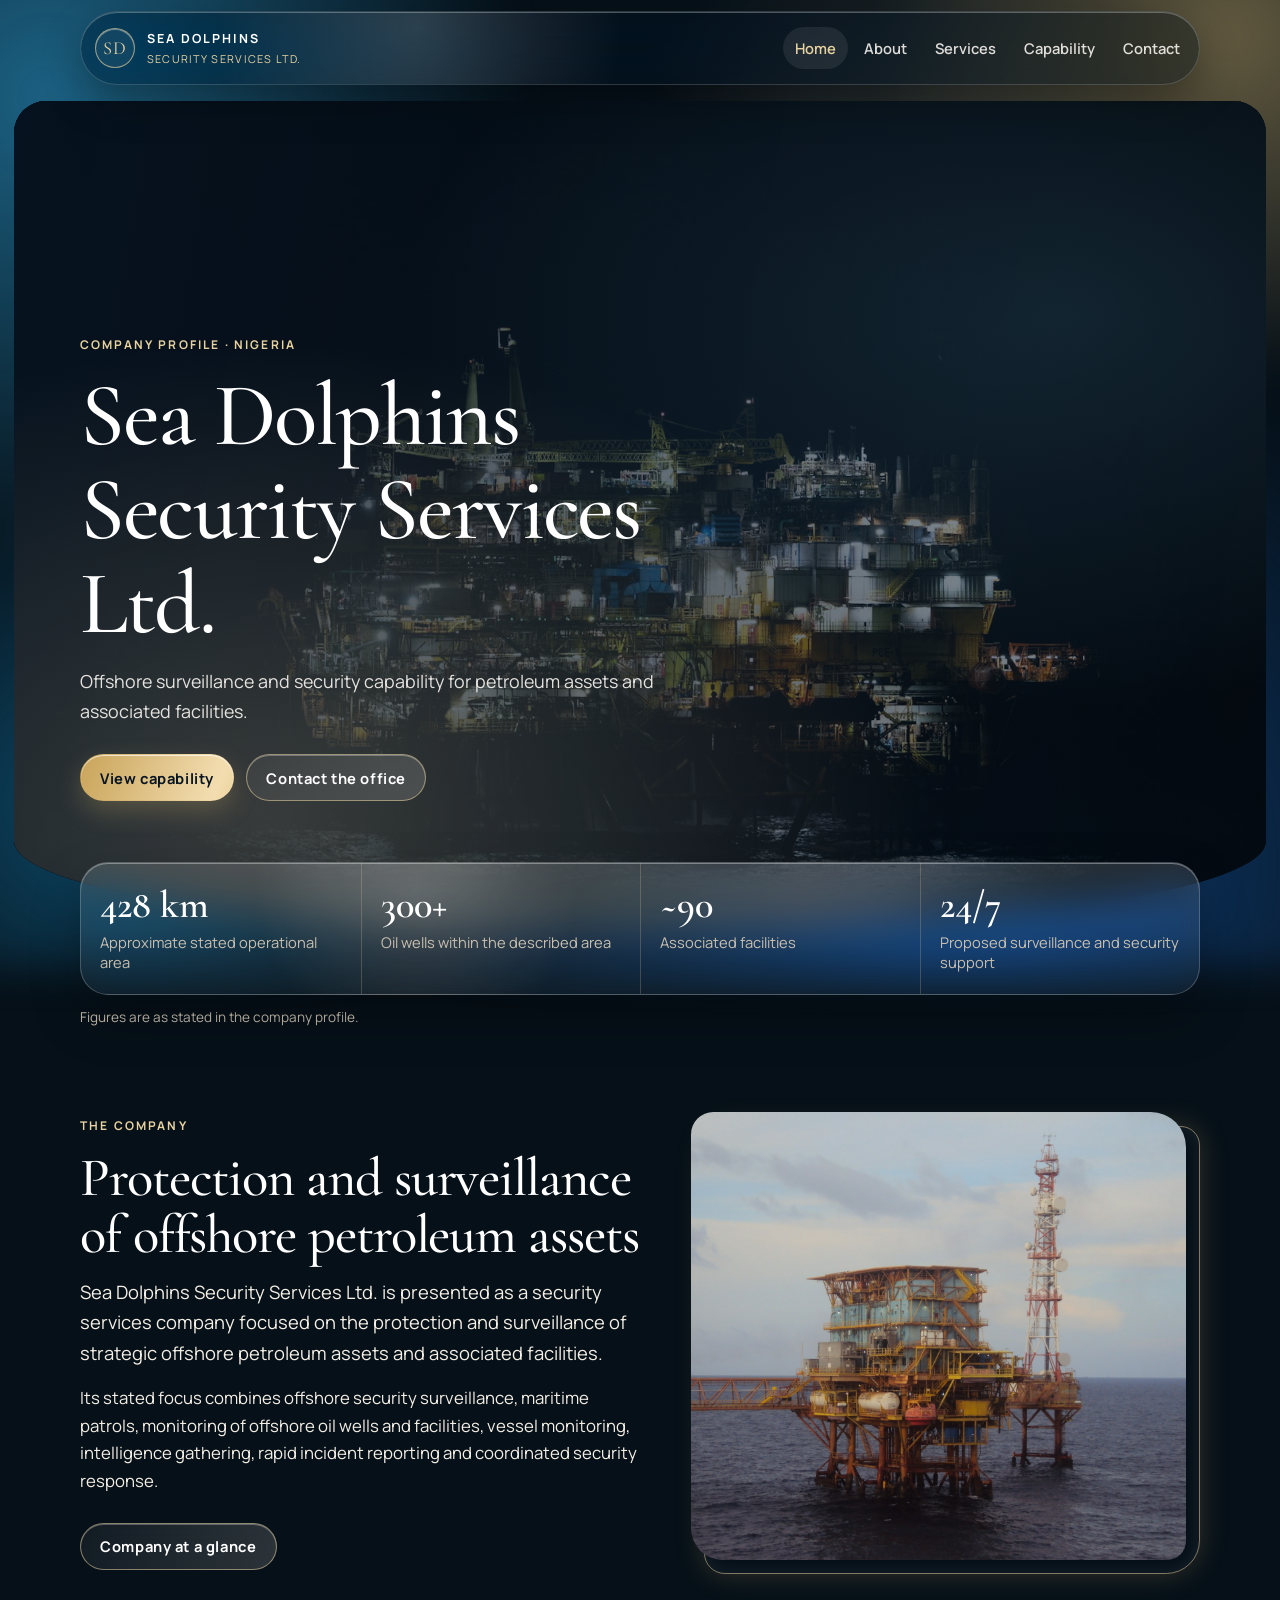
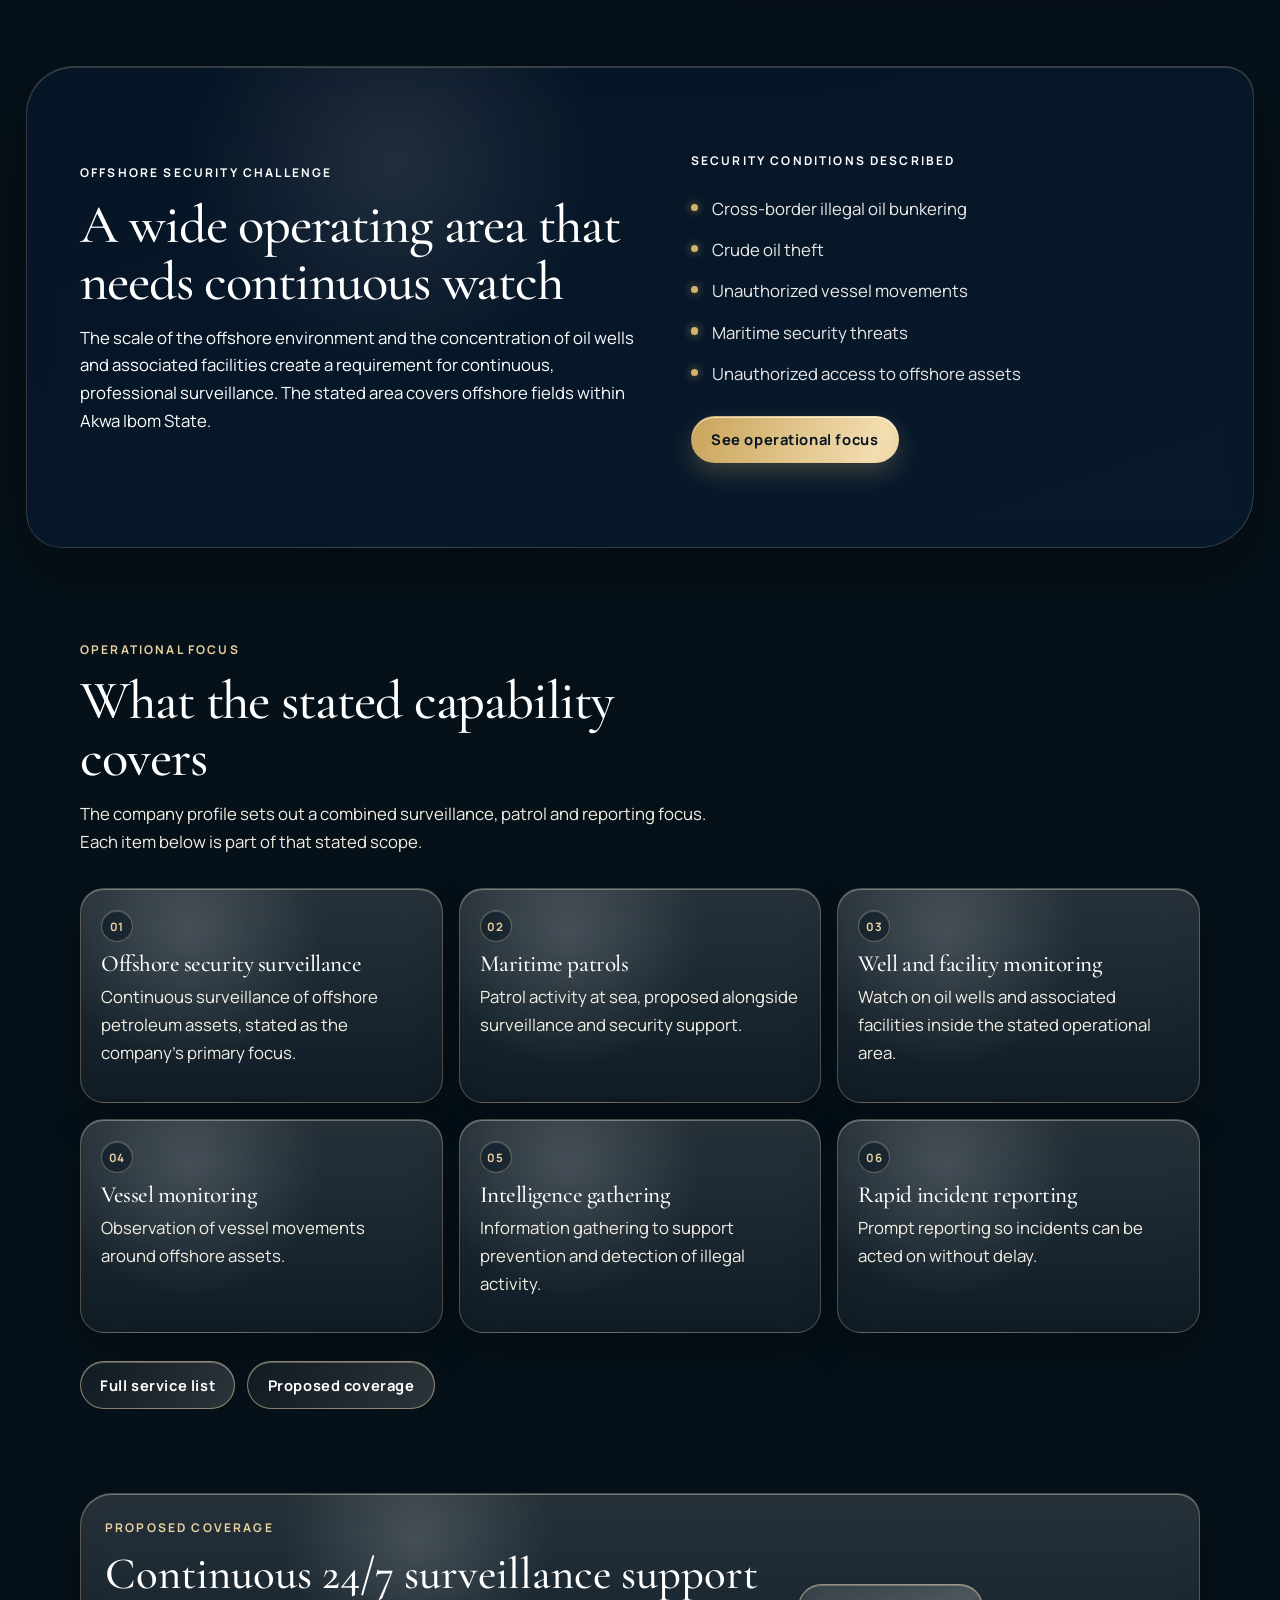
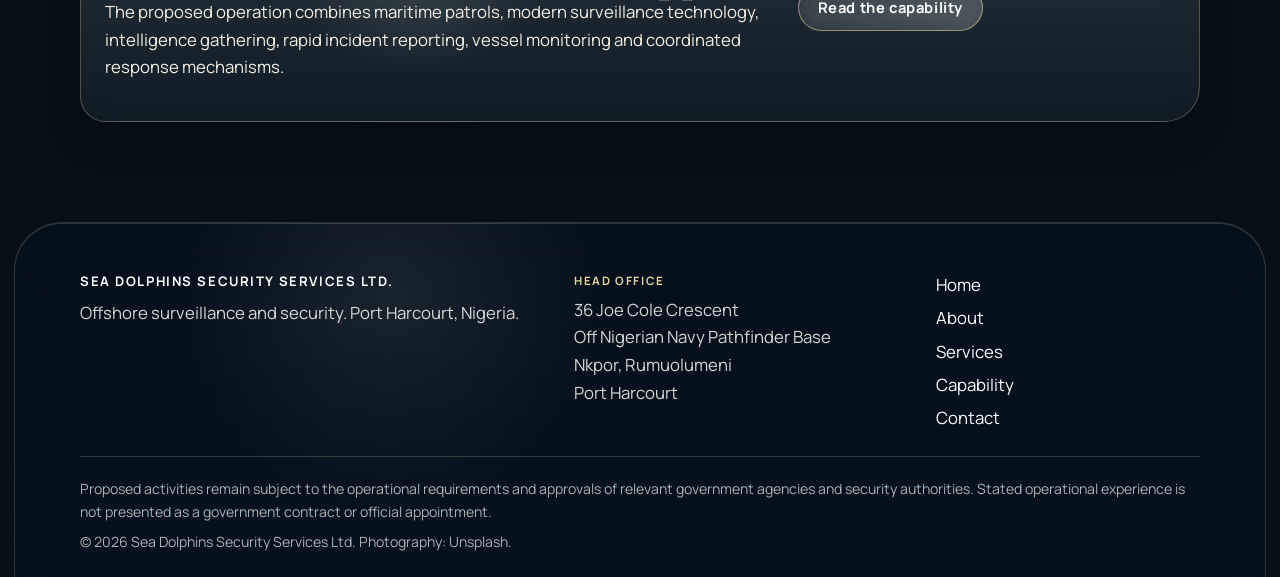
<file: index.html>
<!DOCTYPE html>
<html lang="en">
<head>
  <meta charset="utf-8">
  <meta name="viewport" content="width=device-width, initial-scale=1">
  <title>Sea Dolphins Security Services Ltd.</title>
  <meta name="description" content="Sea Dolphins Security Services Ltd. is a Nigerian company focused on offshore surveillance and security for petroleum assets and associated facilities.">
  <meta name="theme-color" content="#071422">
  <link rel="icon" href="assets/favicon.svg" type="image/svg+xml">
  <link rel="preconnect" href="https://fonts.googleapis.com">
  <link rel="preconnect" href="https://fonts.gstatic.com" crossorigin>
  <link href="https://fonts.googleapis.com/css2?family=Cormorant+Garamond:wght@500;600;700&family=Manrope:wght@400;500;600;700&display=swap" rel="stylesheet">
  <link rel="stylesheet" href="css/styles.css">
</head>
<body data-page="home">
  <a class="skip" href="#main">Skip to content</a>
  <header class="site-header">
    <div class="wrap header-bar">
      <a class="brand" href="index.html">
        <span class="brand-mark" aria-hidden="true">SD</span>
        <span>
          <span class="brand-name">Sea Dolphins</span>
          <span class="brand-sub">Security Services Ltd.</span>
        </span>
      </a>
      <button class="nav-toggle" type="button" aria-expanded="false" aria-controls="site-nav">
        <span class="nav-toggle-icon" aria-hidden="true"></span>
        <span class="sr-only">Menu</span>
      </button>
      <nav id="site-nav" class="site-nav" aria-label="Primary">
        <a href="index.html" data-nav="home">Home</a>
        <a href="about.html" data-nav="about">About</a>
        <a href="services.html" data-nav="services">Services</a>
        <a href="capability.html" data-nav="capability">Capability</a>
        <a href="contact.html" data-nav="contact">Contact</a>
      </nav>
    </div>
  </header>

  <main id="main">
    <section class="hero">
      <div class="hero-media">
        <img src="assets/hero-rig.jpg" alt="Offshore oil platform lit at night, standing in dark water">
      </div>
      <div class="hero-copy">
        <p class="eyebrow">Company profile · Nigeria</p>
        <h1>Sea Dolphins<br>Security Services Ltd.</h1>
        <p class="hero-lead">Offshore surveillance and security capability for petroleum assets and associated facilities.</p>
        <div class="hero-actions">
          <a class="btn btn-gold" href="capability.html">View capability</a>
          <a class="btn btn-line" href="contact.html">Contact the office</a>
        </div>
      </div>
    </section>

    <div class="stat-wrap">
      <div class="wrap">
        <div class="stat-grid">
          <article class="stat">
            <strong>428 km</strong>
            <span>Approximate stated operational area</span>
          </article>
          <article class="stat">
            <strong>300+</strong>
            <span>Oil wells within the described area</span>
          </article>
          <article class="stat">
            <strong>~90</strong>
            <span>Associated facilities</span>
          </article>
          <article class="stat">
            <strong>24/7</strong>
            <span>Proposed surveillance and security support</span>
          </article>
        </div>
        <p class="stat-note">Figures are as stated in the company profile.</p>
      </div>
    </div>

    <section class="section">
      <div class="wrap split">
        <div class="reveal">
          <p class="kicker">The company</p>
          <h2>Protection and surveillance of offshore petroleum assets</h2>
          <p class="lead">Sea Dolphins Security Services Ltd. is presented as a security services company focused on the protection and surveillance of strategic offshore petroleum assets and associated facilities.</p>
          <p>Its stated focus combines offshore security surveillance, maritime patrols, monitoring of offshore oil wells and facilities, vessel monitoring, intelligence gathering, rapid incident reporting and coordinated security response.</p>
          <div class="cta-row">
            <a class="btn btn-navy" href="about.html">Company at a glance</a>
          </div>
        </div>
        <figure class="figure reveal">
          <img src="assets/platform-2.jpg" alt="Offshore platform with a communications tower in open water">
        </figure>
      </div>
    </section>

    <section class="band">
      <div class="wrap split">
        <div class="reveal">
          <p class="kicker">Offshore security challenge</p>
          <h2>A wide operating area that needs continuous watch</h2>
          <p>The scale of the offshore environment and the concentration of oil wells and associated facilities create a requirement for continuous, professional surveillance. The stated area covers offshore fields within Akwa Ibom State.</p>
        </div>
        <div class="reveal">
          <p class="kicker">Security conditions described</p>
          <ul class="ticks">
            <li>Cross-border illegal oil bunkering</li>
            <li>Crude oil theft</li>
            <li>Unauthorized vessel movements</li>
            <li>Maritime security threats</li>
            <li>Unauthorized access to offshore assets</li>
          </ul>
          <div class="cta-row">
            <a class="btn btn-gold" href="services.html">See operational focus</a>
          </div>
        </div>
      </div>
    </section>

    <section class="section">
      <div class="wrap">
        <div class="section-head reveal">
          <p class="kicker">Operational focus</p>
          <h2>What the stated capability covers</h2>
          <p>The company profile sets out a combined surveillance, patrol and reporting focus. Each item below is part of that stated scope.</p>
        </div>
        <div class="card-grid">
          <article class="card reveal">
            <span class="idx">01</span>
            <h3>Offshore security surveillance</h3>
            <p>Continuous surveillance of offshore petroleum assets, stated as the company’s primary focus.</p>
          </article>
          <article class="card reveal">
            <span class="idx">02</span>
            <h3>Maritime patrols</h3>
            <p>Patrol activity at sea, proposed alongside surveillance and security support.</p>
          </article>
          <article class="card reveal">
            <span class="idx">03</span>
            <h3>Well and facility monitoring</h3>
            <p>Watch on oil wells and associated facilities inside the stated operational area.</p>
          </article>
          <article class="card reveal">
            <span class="idx">04</span>
            <h3>Vessel monitoring</h3>
            <p>Observation of vessel movements around offshore assets.</p>
          </article>
          <article class="card reveal">
            <span class="idx">05</span>
            <h3>Intelligence gathering</h3>
            <p>Information gathering to support prevention and detection of illegal activity.</p>
          </article>
          <article class="card reveal">
            <span class="idx">06</span>
            <h3>Rapid incident reporting</h3>
            <p>Prompt reporting so incidents can be acted on without delay.</p>
          </article>
        </div>
        <div class="cta-row">
          <a class="btn btn-navy" href="services.html">Full service list</a>
          <a class="btn btn-line-dark" href="capability.html">Proposed coverage</a>
        </div>
      </div>
    </section>

    <section class="section section-follow">
      <div class="wrap">
        <div class="coverage reveal">
          <div>
            <p class="kicker">Proposed coverage</p>
            <strong>Continuous 24/7 surveillance support</strong>
            <p>The proposed operation combines maritime patrols, modern surveillance technology, intelligence gathering, rapid incident reporting, vessel monitoring and coordinated response mechanisms.</p>
          </div>
          <div>
            <a class="btn btn-navy" href="capability.html">Read the capability</a>
          </div>
        </div>
      </div>
    </section>
  </main>

  <footer class="site-footer">
    <div class="wrap">
      <div class="footer-grid">
        <div>
          <p class="footer-brand">Sea Dolphins Security Services Ltd.</p>
          <p>Offshore surveillance and security. Port Harcourt, Nigeria.</p>
        </div>
        <div>
          <p class="footer-label">Head office</p>
          <p>36 Joe Cole Crescent<br>Off Nigerian Navy Pathfinder Base<br>Nkpor, Rumuolumeni<br>Port Harcourt</p>
        </div>
        <nav class="footer-nav" aria-label="Footer">
          <a href="index.html">Home</a>
          <a href="about.html">About</a>
          <a href="services.html">Services</a>
          <a href="capability.html">Capability</a>
          <a href="contact.html">Contact</a>
        </nav>
      </div>
      <p class="footer-note">Proposed activities remain subject to the operational requirements and approvals of relevant government agencies and security authorities. Stated operational experience is not presented as a government contract or official appointment.</p>
      <p class="footer-meta">© <span data-year>2026</span> Sea Dolphins Security Services Ltd. Photography: Unsplash.</p>
    </div>
  </footer>
  <script src="js/main.js"></script>
</body>
</html>
</file>
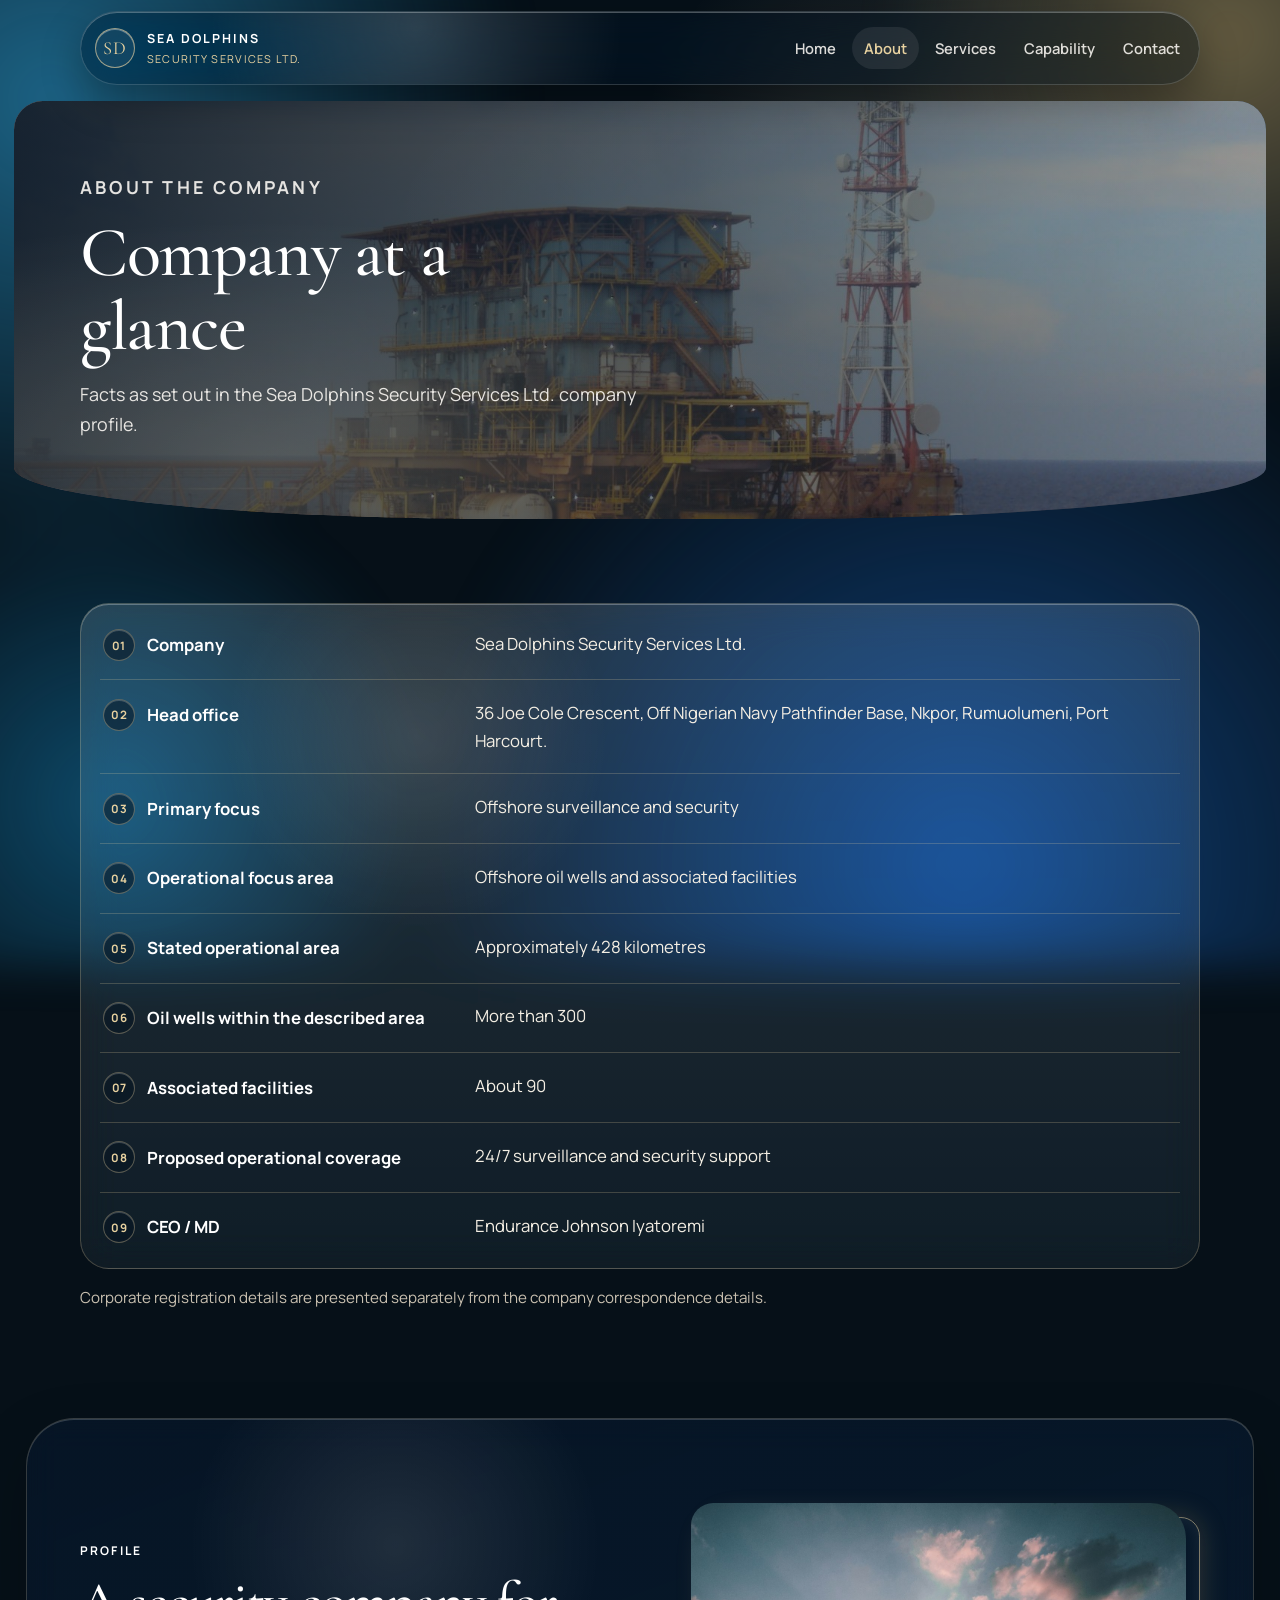
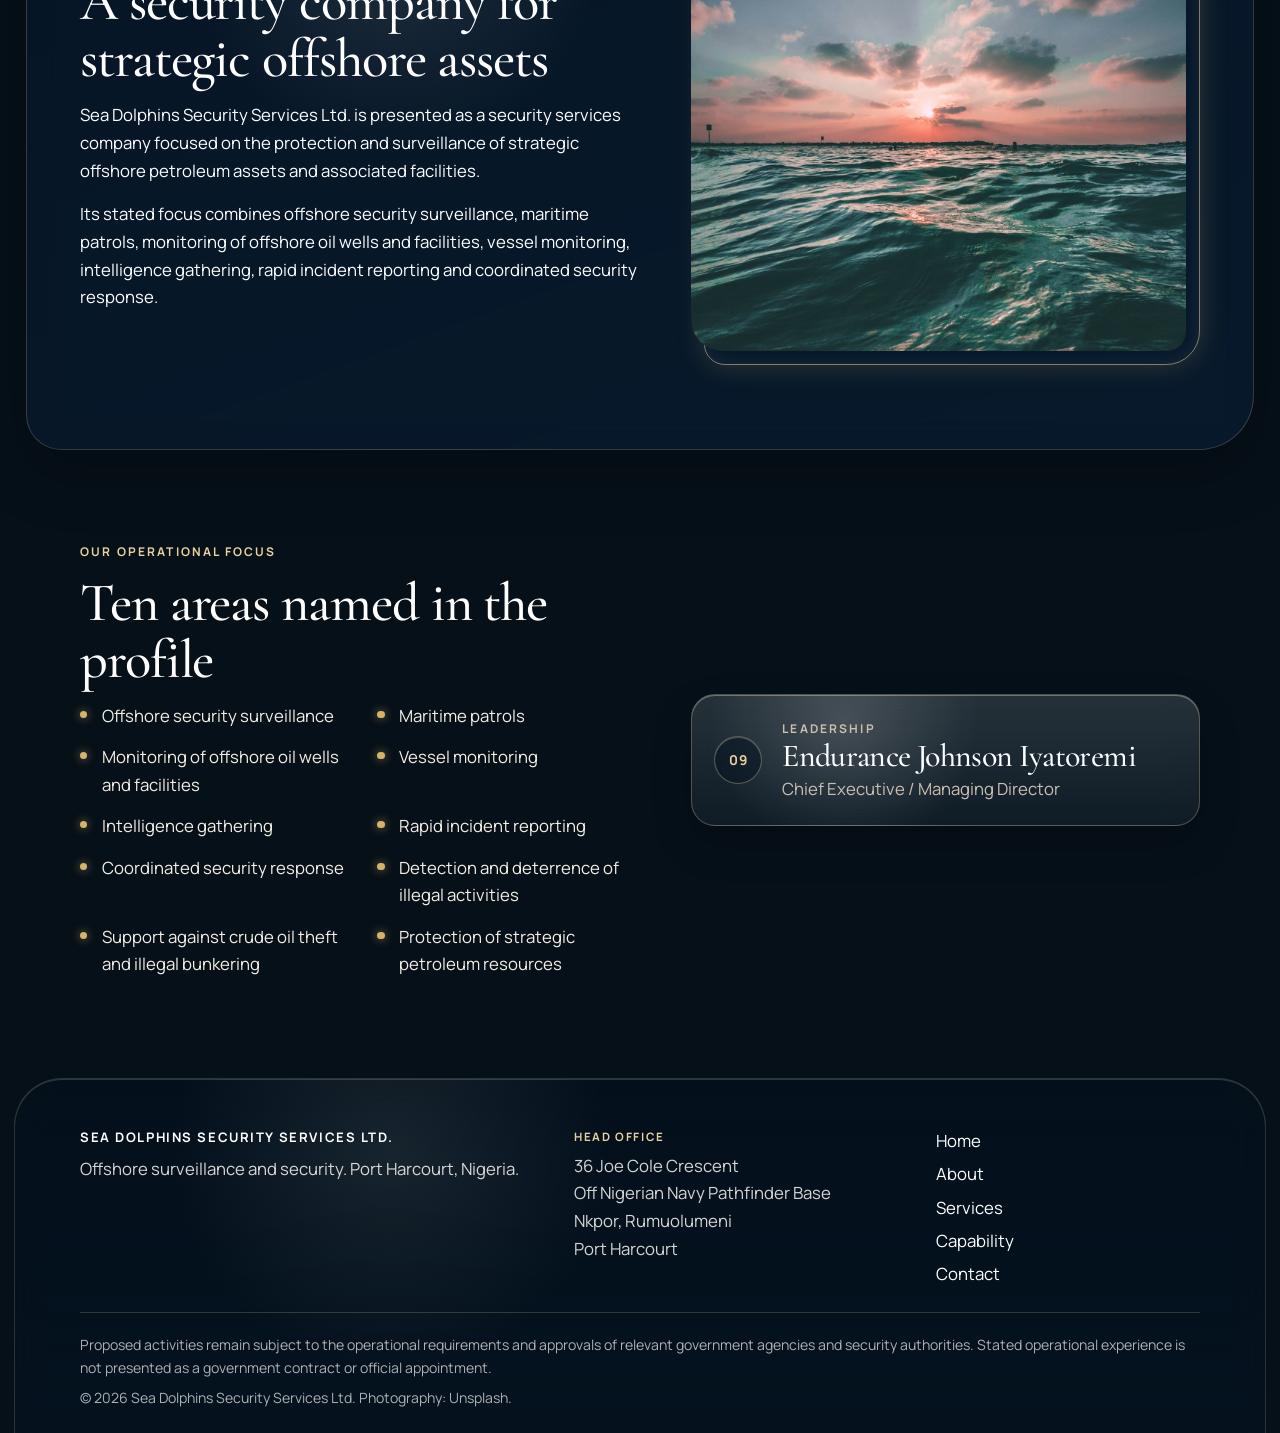
<file: about.html>
<!DOCTYPE html>
<html lang="en">
<head>
  <meta charset="utf-8">
  <meta name="viewport" content="width=device-width, initial-scale=1">
  <title>About · Sea Dolphins Security Services Ltd.</title>
  <meta name="description" content="Company profile for Sea Dolphins Security Services Ltd., including the Port Harcourt head office, stated operational area, and leadership.">
  <meta name="theme-color" content="#071422">
  <link rel="icon" href="assets/favicon.svg" type="image/svg+xml">
  <link rel="preconnect" href="https://fonts.googleapis.com">
  <link rel="preconnect" href="https://fonts.gstatic.com" crossorigin>
  <link href="https://fonts.googleapis.com/css2?family=Cormorant+Garamond:wght@500;600;700&family=Manrope:wght@400;500;600;700&display=swap" rel="stylesheet">
  <link rel="stylesheet" href="css/styles.css">
</head>
<body data-page="about">
  <a class="skip" href="#main">Skip to content</a>
  <header class="site-header">
    <div class="wrap header-bar">
      <a class="brand" href="index.html">
        <span class="brand-mark" aria-hidden="true">SD</span>
        <span>
          <span class="brand-name">Sea Dolphins</span>
          <span class="brand-sub">Security Services Ltd.</span>
        </span>
      </a>
      <button class="nav-toggle" type="button" aria-expanded="false" aria-controls="site-nav">
        <span class="nav-toggle-icon" aria-hidden="true"></span>
        <span class="sr-only">Menu</span>
      </button>
      <nav id="site-nav" class="site-nav" aria-label="Primary">
        <a href="index.html" data-nav="home">Home</a>
        <a href="about.html" data-nav="about">About</a>
        <a href="services.html" data-nav="services">Services</a>
        <a href="capability.html" data-nav="capability">Capability</a>
        <a href="contact.html" data-nav="contact">Contact</a>
      </nav>
    </div>
  </header>

  <main id="main">
    <header class="page-hero">
      <div class="page-hero-media">
        <img src="assets/platform-2.jpg" alt="Daytime view of an offshore production platform">
      </div>
      <div class="page-hero-copy">
        <p class="eyebrow">About the company</p>
        <h1>Company at a glance</h1>
        <p>Facts as set out in the Sea Dolphins Security Services Ltd. company profile.</p>
      </div>
    </header>

    <section class="section">
      <div class="wrap">
        <dl class="glance">
          <div class="glance-row">
            <dt><span class="idx">01</span> Company</dt>
            <dd>Sea Dolphins Security Services Ltd.</dd>
          </div>
          <div class="glance-row">
            <dt><span class="idx">02</span> Head office</dt>
            <dd>36 Joe Cole Crescent, Off Nigerian Navy Pathfinder Base, Nkpor, Rumuolumeni, Port Harcourt.</dd>
          </div>
          <div class="glance-row">
            <dt><span class="idx">03</span> Primary focus</dt>
            <dd>Offshore surveillance and security</dd>
          </div>
          <div class="glance-row">
            <dt><span class="idx">04</span> Operational focus area</dt>
            <dd>Offshore oil wells and associated facilities</dd>
          </div>
          <div class="glance-row">
            <dt><span class="idx">05</span> Stated operational area</dt>
            <dd>Approximately 428 kilometres</dd>
          </div>
          <div class="glance-row">
            <dt><span class="idx">06</span> Oil wells within the described area</dt>
            <dd>More than 300</dd>
          </div>
          <div class="glance-row">
            <dt><span class="idx">07</span> Associated facilities</dt>
            <dd>About 90</dd>
          </div>
          <div class="glance-row">
            <dt><span class="idx">08</span> Proposed operational coverage</dt>
            <dd>24/7 surveillance and security support</dd>
          </div>
          <div class="glance-row">
            <dt><span class="idx">09</span> CEO / MD</dt>
            <dd>Endurance Johnson Iyatoremi</dd>
          </div>
        </dl>
        <p class="note">Corporate registration details are presented separately from the company correspondence details.</p>
      </div>
    </section>

    <section class="band">
      <div class="wrap split">
        <div>
          <p class="kicker">Profile</p>
          <h2>A security company for strategic offshore assets</h2>
          <p>Sea Dolphins Security Services Ltd. is presented as a security services company focused on the protection and surveillance of strategic offshore petroleum assets and associated facilities.</p>
          <p>Its stated focus combines offshore security surveillance, maritime patrols, monitoring of offshore oil wells and facilities, vessel monitoring, intelligence gathering, rapid incident reporting and coordinated security response.</p>
        </div>
        <figure class="figure">
          <img src="assets/ocean.jpg" alt="Open sea at sunset">
        </figure>
      </div>
    </section>

    <section class="section">
      <div class="wrap split">
        <div>
          <p class="kicker">Our operational focus</p>
          <h2>Ten areas named in the profile</h2>
          <ul class="ticks two">
            <li>Offshore security surveillance</li>
            <li>Maritime patrols</li>
            <li>Monitoring of offshore oil wells and facilities</li>
            <li>Vessel monitoring</li>
            <li>Intelligence gathering</li>
            <li>Rapid incident reporting</li>
            <li>Coordinated security response</li>
            <li>Detection and deterrence of illegal activities</li>
            <li>Support against crude oil theft and illegal bunkering</li>
            <li>Protection of strategic petroleum resources</li>
          </ul>
        </div>
        <div class="leader">
          <span class="idx">09</span>
          <div>
            <p class="kicker">Leadership</p>
            <h3>Endurance Johnson Iyatoremi</h3>
            <p>Chief Executive / Managing Director</p>
          </div>
        </div>
      </div>
    </section>
  </main>

  <footer class="site-footer">
    <div class="wrap">
      <div class="footer-grid">
        <div>
          <p class="footer-brand">Sea Dolphins Security Services Ltd.</p>
          <p>Offshore surveillance and security. Port Harcourt, Nigeria.</p>
        </div>
        <div>
          <p class="footer-label">Head office</p>
          <p>36 Joe Cole Crescent<br>Off Nigerian Navy Pathfinder Base<br>Nkpor, Rumuolumeni<br>Port Harcourt</p>
        </div>
        <nav class="footer-nav" aria-label="Footer">
          <a href="index.html">Home</a>
          <a href="about.html">About</a>
          <a href="services.html">Services</a>
          <a href="capability.html">Capability</a>
          <a href="contact.html">Contact</a>
        </nav>
      </div>
      <p class="footer-note">Proposed activities remain subject to the operational requirements and approvals of relevant government agencies and security authorities. Stated operational experience is not presented as a government contract or official appointment.</p>
      <p class="footer-meta">© <span data-year>2026</span> Sea Dolphins Security Services Ltd. Photography: Unsplash.</p>
    </div>
  </footer>
  <script src="js/main.js"></script>
</body>
</html>
</file>
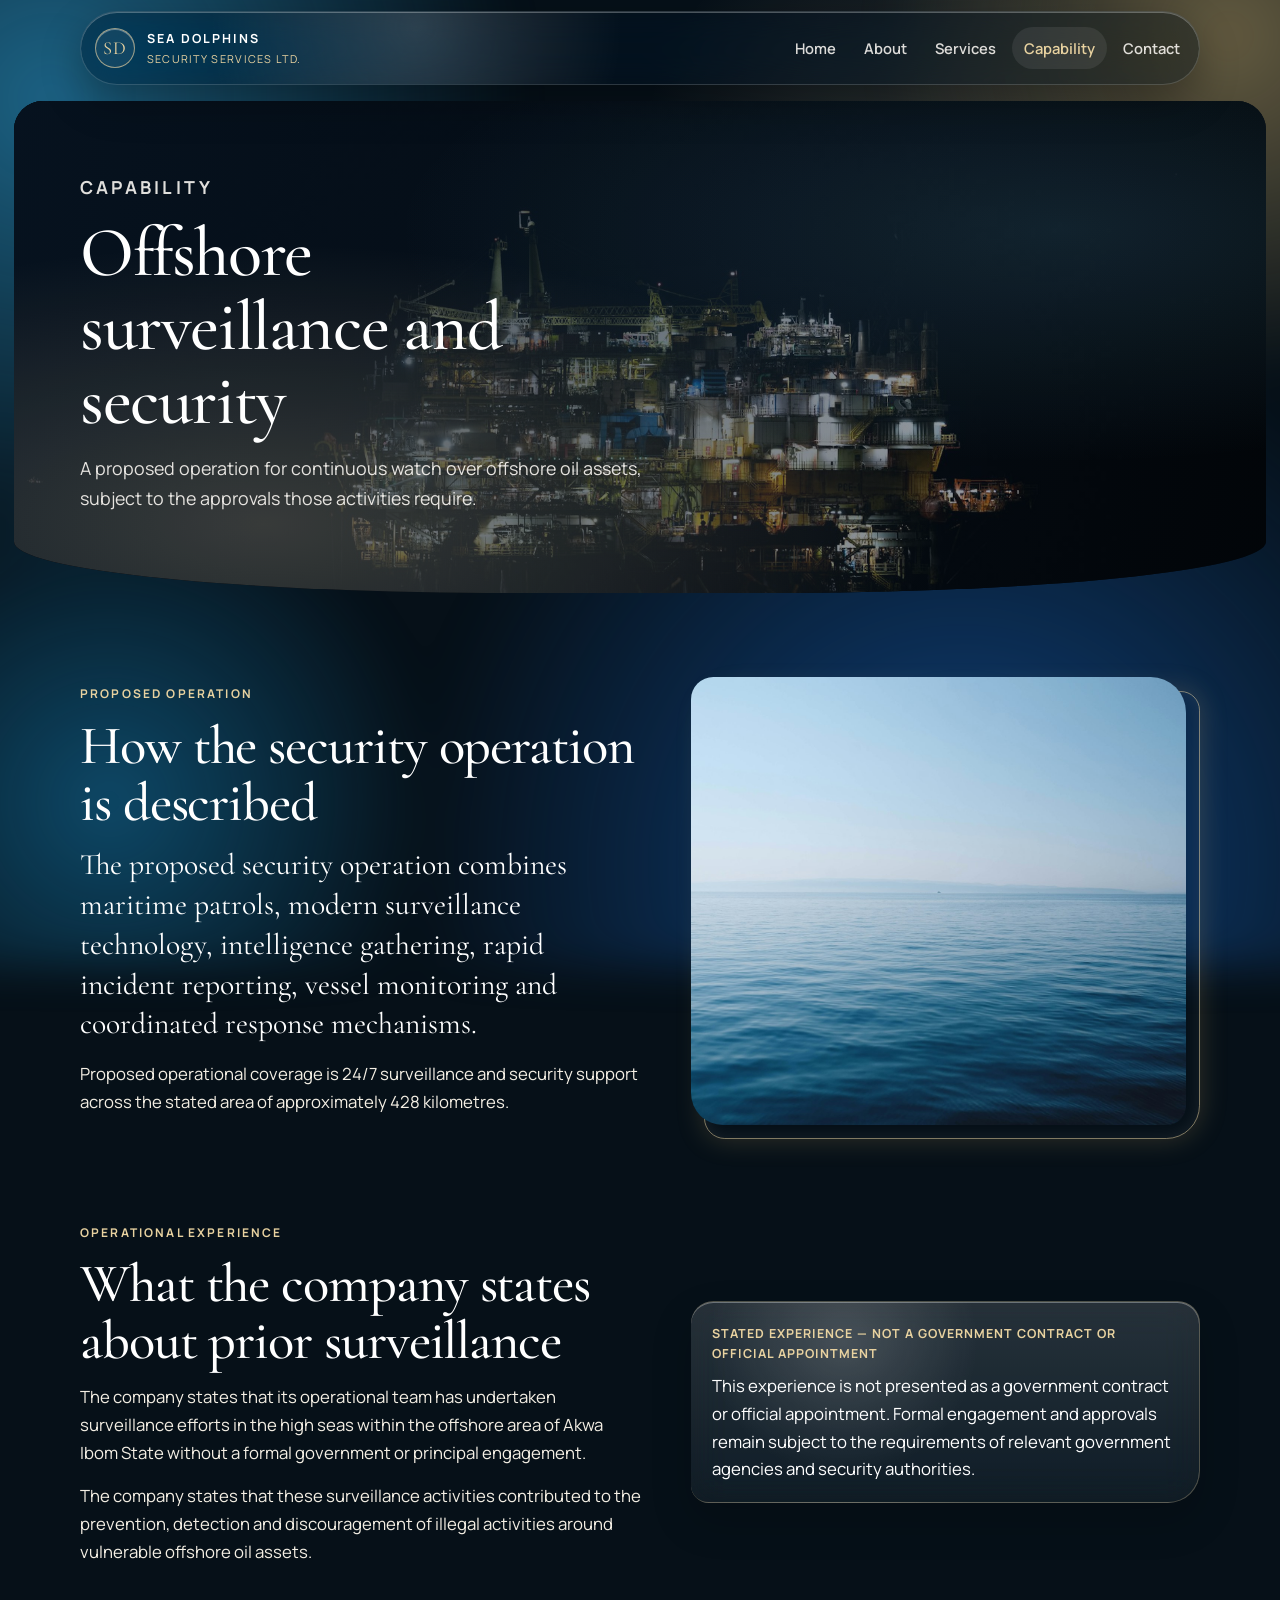
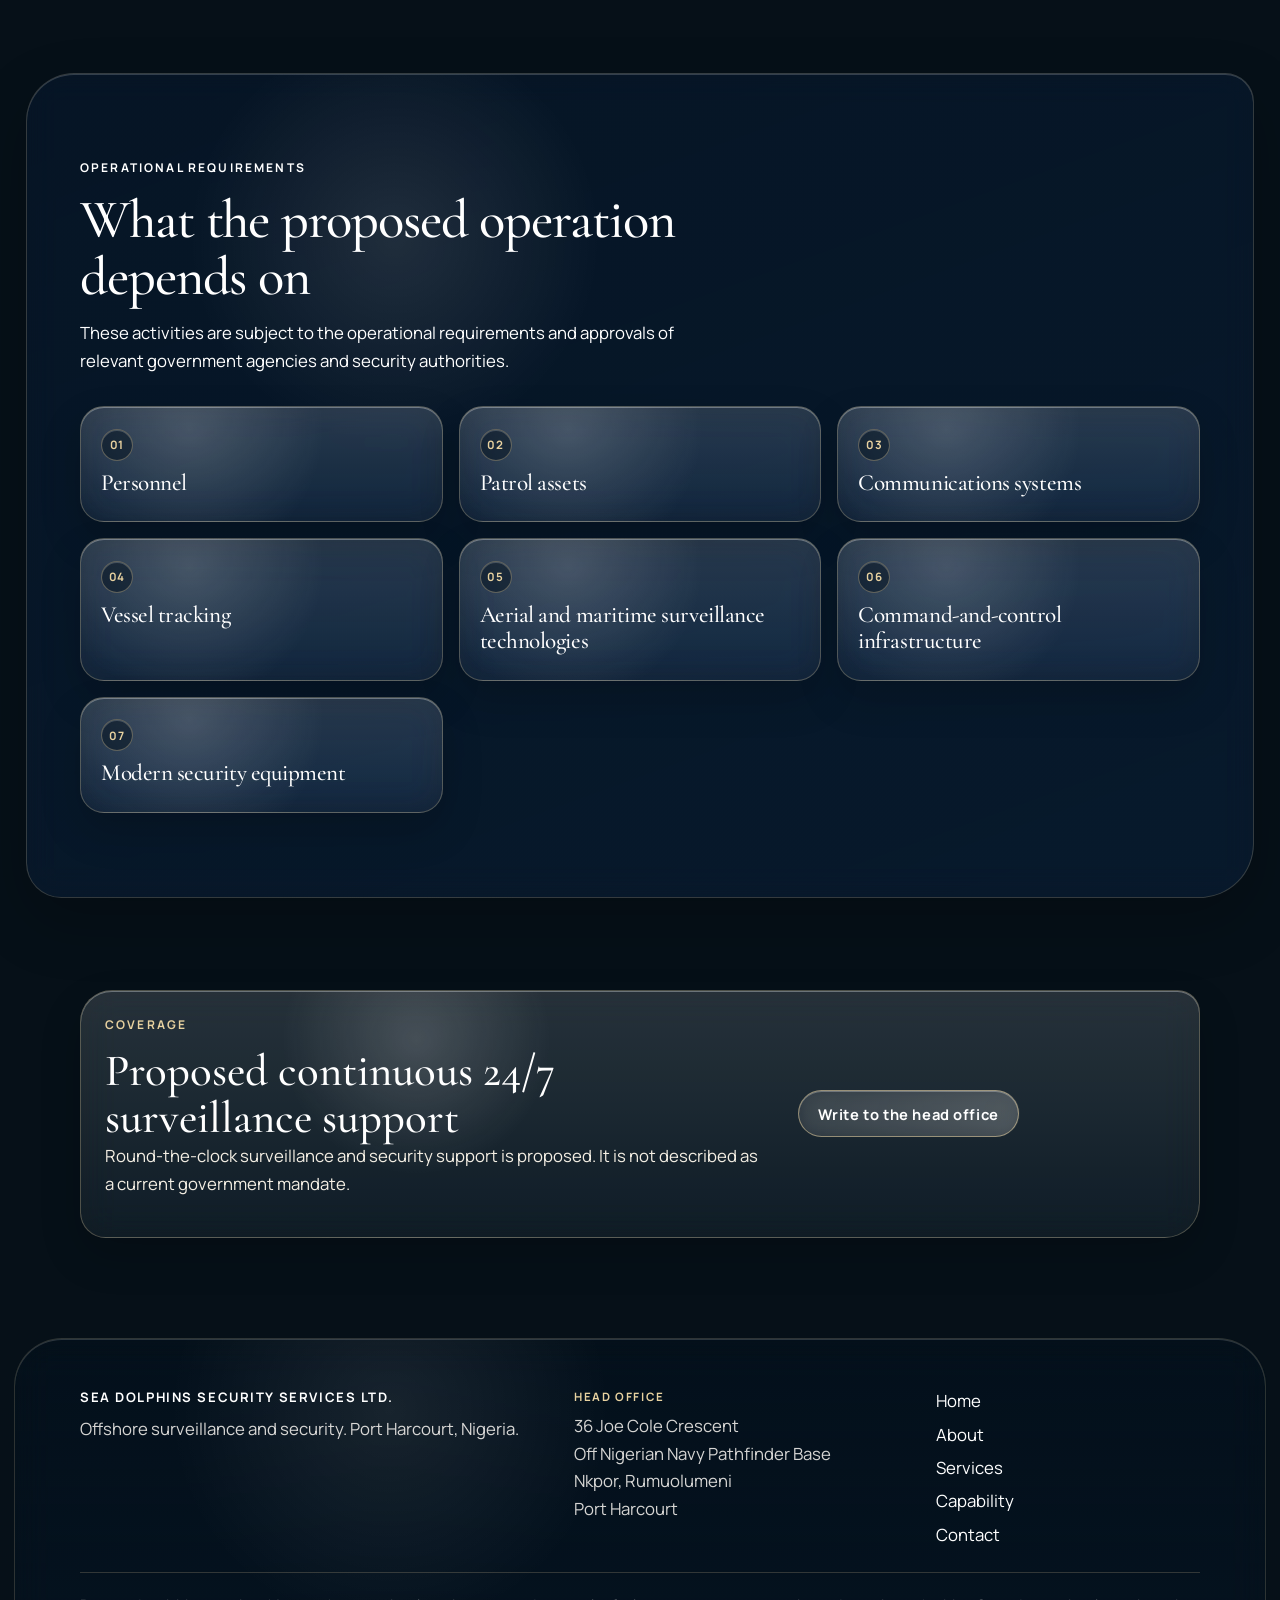
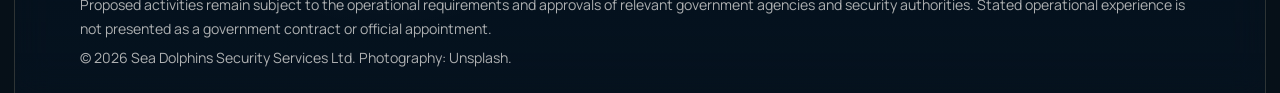
<file: capability.html>
<!DOCTYPE html>
<html lang="en">
<head>
  <meta charset="utf-8">
  <meta name="viewport" content="width=device-width, initial-scale=1">
  <title>Capability · Sea Dolphins Security Services Ltd.</title>
  <meta name="description" content="Proposed offshore surveillance capability, stated operational experience, and requirements for Sea Dolphins Security Services Ltd.">
  <meta name="theme-color" content="#071422">
  <link rel="icon" href="assets/favicon.svg" type="image/svg+xml">
  <link rel="preconnect" href="https://fonts.googleapis.com">
  <link rel="preconnect" href="https://fonts.gstatic.com" crossorigin>
  <link href="https://fonts.googleapis.com/css2?family=Cormorant+Garamond:wght@500;600;700&family=Manrope:wght@400;500;600;700&display=swap" rel="stylesheet">
  <link rel="stylesheet" href="css/styles.css">
</head>
<body data-page="capability">
  <a class="skip" href="#main">Skip to content</a>
  <header class="site-header">
    <div class="wrap header-bar">
      <a class="brand" href="index.html">
        <span class="brand-mark" aria-hidden="true">SD</span>
        <span>
          <span class="brand-name">Sea Dolphins</span>
          <span class="brand-sub">Security Services Ltd.</span>
        </span>
      </a>
      <button class="nav-toggle" type="button" aria-expanded="false" aria-controls="site-nav">
        <span class="nav-toggle-icon" aria-hidden="true"></span>
        <span class="sr-only">Menu</span>
      </button>
      <nav id="site-nav" class="site-nav" aria-label="Primary">
        <a href="index.html" data-nav="home">Home</a>
        <a href="about.html" data-nav="about">About</a>
        <a href="services.html" data-nav="services">Services</a>
        <a href="capability.html" data-nav="capability">Capability</a>
        <a href="contact.html" data-nav="contact">Contact</a>
      </nav>
    </div>
  </header>

  <main id="main">
    <header class="page-hero">
      <div class="page-hero-media">
        <img src="assets/hero-rig.jpg" alt="Night-time offshore platform with work lights over the water">
      </div>
      <div class="page-hero-copy">
        <p class="eyebrow">Capability</p>
        <h1>Offshore surveillance and security</h1>
        <p>A proposed operation for continuous watch over offshore oil assets, subject to the approvals those activities require.</p>
      </div>
    </header>

    <section class="section">
      <div class="wrap split">
        <div>
          <p class="kicker">Proposed operation</p>
          <h2>How the security operation is described</h2>
          <blockquote class="statement">
            <p>The proposed security operation combines maritime patrols, modern surveillance technology, intelligence gathering, rapid incident reporting, vessel monitoring and coordinated response mechanisms.</p>
          </blockquote>
          <p>Proposed operational coverage is 24/7 surveillance and security support across the stated area of approximately 428 kilometres.</p>
        </div>
        <figure class="figure">
          <img src="assets/ship.jpg" alt="Calm open water under a clear sky">
        </figure>
      </div>
    </section>

    <section class="section section-follow">
      <div class="wrap split">
        <div>
          <p class="kicker">Operational experience</p>
          <h2>What the company states about prior surveillance</h2>
          <p>The company states that its operational team has undertaken surveillance efforts in the high seas within the offshore area of Akwa Ibom State without a formal government or principal engagement.</p>
          <p>The company states that these surveillance activities contributed to the prevention, detection and discouragement of illegal activities around vulnerable offshore oil assets.</p>
        </div>
        <aside class="disclaimer">
          <strong>Stated experience — not a government contract or official appointment</strong>
          <p>This experience is not presented as a government contract or official appointment. Formal engagement and approvals remain subject to the requirements of relevant government agencies and security authorities.</p>
        </aside>
      </div>
    </section>

    <section class="band">
      <div class="wrap">
        <div class="section-head">
          <p class="kicker">Operational requirements</p>
          <h2>What the proposed operation depends on</h2>
          <p>These activities are subject to the operational requirements and approvals of relevant government agencies and security authorities.</p>
        </div>
        <div class="req-grid">
          <article class="req">
            <span class="idx">01</span>
            <h3>Personnel</h3>
          </article>
          <article class="req">
            <span class="idx">02</span>
            <h3>Patrol assets</h3>
          </article>
          <article class="req">
            <span class="idx">03</span>
            <h3>Communications systems</h3>
          </article>
          <article class="req">
            <span class="idx">04</span>
            <h3>Vessel tracking</h3>
          </article>
          <article class="req">
            <span class="idx">05</span>
            <h3>Aerial and maritime surveillance technologies</h3>
          </article>
          <article class="req">
            <span class="idx">06</span>
            <h3>Command-and-control infrastructure</h3>
          </article>
          <article class="req">
            <span class="idx">07</span>
            <h3>Modern security equipment</h3>
          </article>
        </div>
      </div>
    </section>

    <section class="section">
      <div class="wrap">
        <div class="coverage">
          <div>
            <p class="kicker">Coverage</p>
            <strong>Proposed continuous 24/7 surveillance support</strong>
            <p>Round-the-clock surveillance and security support is proposed. It is not described as a current government mandate.</p>
          </div>
          <div>
            <a class="btn btn-navy" href="contact.html">Write to the head office</a>
          </div>
        </div>
      </div>
    </section>
  </main>

  <footer class="site-footer">
    <div class="wrap">
      <div class="footer-grid">
        <div>
          <p class="footer-brand">Sea Dolphins Security Services Ltd.</p>
          <p>Offshore surveillance and security. Port Harcourt, Nigeria.</p>
        </div>
        <div>
          <p class="footer-label">Head office</p>
          <p>36 Joe Cole Crescent<br>Off Nigerian Navy Pathfinder Base<br>Nkpor, Rumuolumeni<br>Port Harcourt</p>
        </div>
        <nav class="footer-nav" aria-label="Footer">
          <a href="index.html">Home</a>
          <a href="about.html">About</a>
          <a href="services.html">Services</a>
          <a href="capability.html">Capability</a>
          <a href="contact.html">Contact</a>
        </nav>
      </div>
      <p class="footer-note">Proposed activities remain subject to the operational requirements and approvals of relevant government agencies and security authorities. Stated operational experience is not presented as a government contract or official appointment.</p>
      <p class="footer-meta">© <span data-year>2026</span> Sea Dolphins Security Services Ltd. Photography: Unsplash.</p>
    </div>
  </footer>
  <script src="js/main.js"></script>
</body>
</html>
</file>
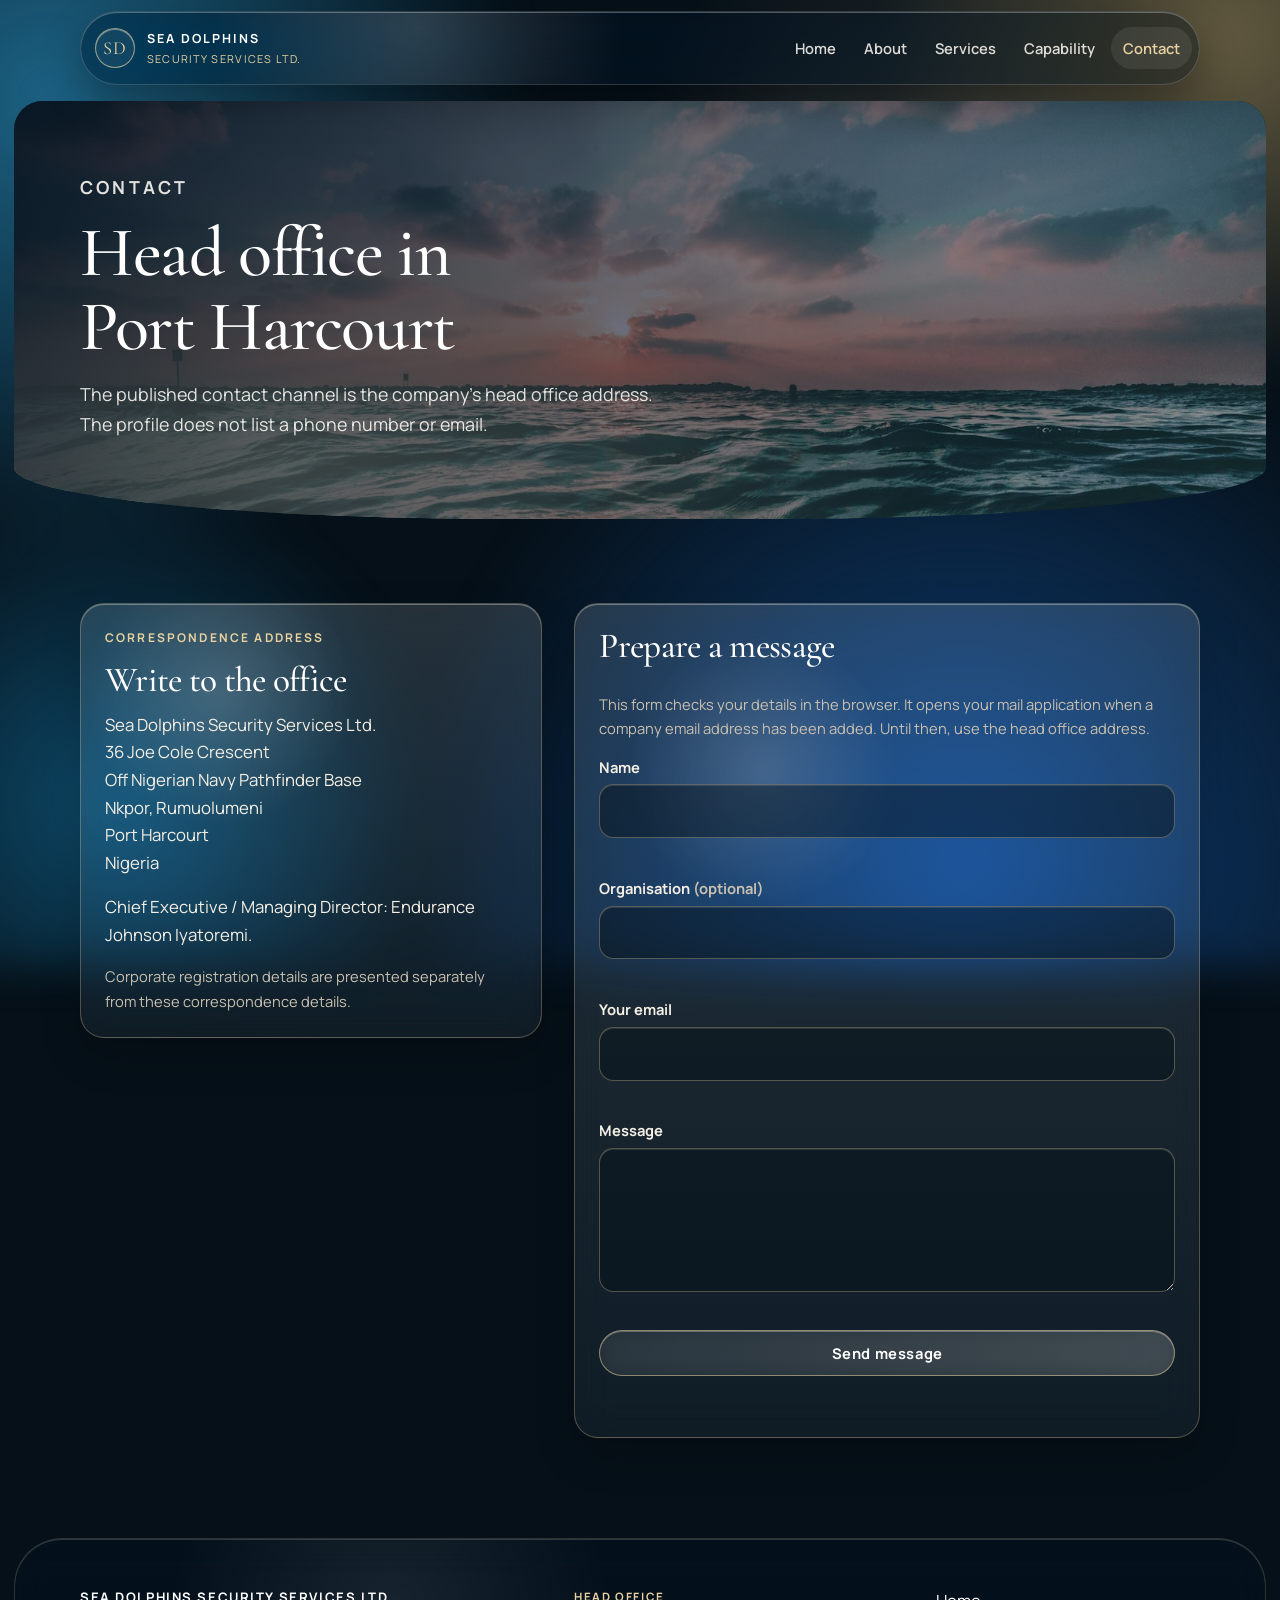
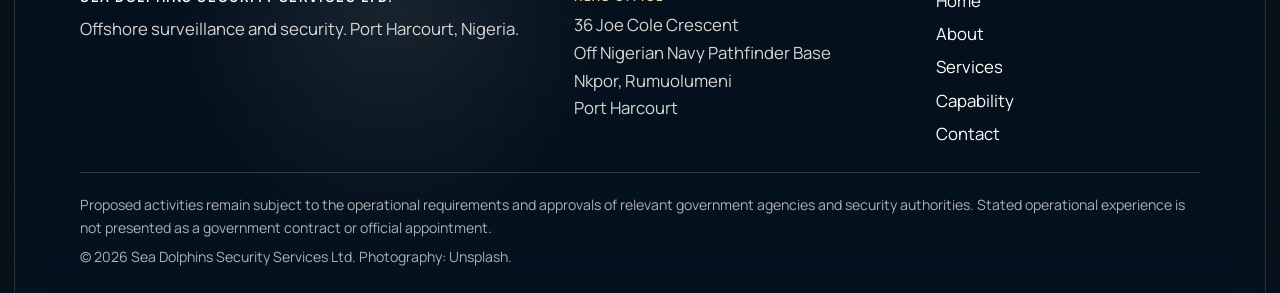
<file: contact.html>
<!DOCTYPE html>
<html lang="en">
<head>
  <meta charset="utf-8">
  <meta name="viewport" content="width=device-width, initial-scale=1">
  <title>Contact · Sea Dolphins Security Services Ltd.</title>
  <meta name="description" content="Head office of Sea Dolphins Security Services Ltd. at 36 Joe Cole Crescent, Rumuolumeni, Port Harcourt.">
  <meta name="theme-color" content="#071422">
  <link rel="icon" href="assets/favicon.svg" type="image/svg+xml">
  <link rel="preconnect" href="https://fonts.googleapis.com">
  <link rel="preconnect" href="https://fonts.gstatic.com" crossorigin>
  <link href="https://fonts.googleapis.com/css2?family=Cormorant+Garamond:wght@500;600;700&family=Manrope:wght@400;500;600;700&display=swap" rel="stylesheet">
  <link rel="stylesheet" href="css/styles.css">
</head>
<body data-page="contact">
  <a class="skip" href="#main">Skip to content</a>
  <header class="site-header">
    <div class="wrap header-bar">
      <a class="brand" href="index.html">
        <span class="brand-mark" aria-hidden="true">SD</span>
        <span>
          <span class="brand-name">Sea Dolphins</span>
          <span class="brand-sub">Security Services Ltd.</span>
        </span>
      </a>
      <button class="nav-toggle" type="button" aria-expanded="false" aria-controls="site-nav">
        <span class="nav-toggle-icon" aria-hidden="true"></span>
        <span class="sr-only">Menu</span>
      </button>
      <nav id="site-nav" class="site-nav" aria-label="Primary">
        <a href="index.html" data-nav="home">Home</a>
        <a href="about.html" data-nav="about">About</a>
        <a href="services.html" data-nav="services">Services</a>
        <a href="capability.html" data-nav="capability">Capability</a>
        <a href="contact.html" data-nav="contact">Contact</a>
      </nav>
    </div>
  </header>

  <main id="main">
    <header class="page-hero">
      <div class="page-hero-media">
        <img src="assets/ocean.jpg" alt="Sunset over open water">
      </div>
      <div class="page-hero-copy">
        <p class="eyebrow">Contact</p>
        <h1>Head office in Port Harcourt</h1>
        <p>The published contact channel is the company’s head office address. The profile does not list a phone number or email.</p>
      </div>
    </header>

    <section class="section">
      <div class="wrap contact-layout">
        <article class="address-card">
          <p class="kicker">Correspondence address</p>
          <h2>Write to the office</h2>
          <address>
            Sea Dolphins Security Services Ltd.<br>
            36 Joe Cole Crescent<br>
            Off Nigerian Navy Pathfinder Base<br>
            Nkpor, Rumuolumeni<br>
            Port Harcourt<br>
            Nigeria
          </address>
          <p>Chief Executive / Managing Director: Endurance Johnson Iyatoremi.</p>
          <p class="form-help">Corporate registration details are presented separately from these correspondence details.</p>
        </article>

        <form id="enquiry-form" class="form" novalidate>
          <h2>Prepare a message</h2>
          <p class="form-help">This form checks your details in the browser. It opens your mail application when a company email address has been added. Until then, use the head office address.</p>

          <div class="field">
            <label for="name">Name</label>
            <input id="name" name="name" type="text" autocomplete="name" required aria-describedby="name-error">
            <p class="error" id="name-error"></p>
          </div>
          <div class="field">
            <label for="organisation">Organisation <span class="form-help">(optional)</span></label>
            <input id="organisation" name="organisation" type="text" autocomplete="organization">
            <p class="error" id="organisation-error"></p>
          </div>
          <div class="field">
            <label for="email">Your email</label>
            <input id="email" name="email" type="email" autocomplete="email" required aria-describedby="email-error">
            <p class="error" id="email-error"></p>
          </div>
          <div class="field">
            <label for="message">Message</label>
            <textarea id="message" name="message" required aria-describedby="message-error"></textarea>
            <p class="error" id="message-error"></p>
          </div>
          <button class="btn btn-navy" type="submit">Send message</button>
          <p id="form-status" class="form-status" role="status"></p>
        </form>
      </div>
    </section>
  </main>

  <footer class="site-footer">
    <div class="wrap">
      <div class="footer-grid">
        <div>
          <p class="footer-brand">Sea Dolphins Security Services Ltd.</p>
          <p>Offshore surveillance and security. Port Harcourt, Nigeria.</p>
        </div>
        <div>
          <p class="footer-label">Head office</p>
          <p>36 Joe Cole Crescent<br>Off Nigerian Navy Pathfinder Base<br>Nkpor, Rumuolumeni<br>Port Harcourt</p>
        </div>
        <nav class="footer-nav" aria-label="Footer">
          <a href="index.html">Home</a>
          <a href="about.html">About</a>
          <a href="services.html">Services</a>
          <a href="capability.html">Capability</a>
          <a href="contact.html">Contact</a>
        </nav>
      </div>
      <p class="footer-note">Proposed activities remain subject to the operational requirements and approvals of relevant government agencies and security authorities. Stated operational experience is not presented as a government contract or official appointment.</p>
      <p class="footer-meta">© <span data-year>2026</span> Sea Dolphins Security Services Ltd. Photography: Unsplash.</p>
    </div>
  </footer>
  <script src="js/main.js"></script>
</body>
</html>
</file>
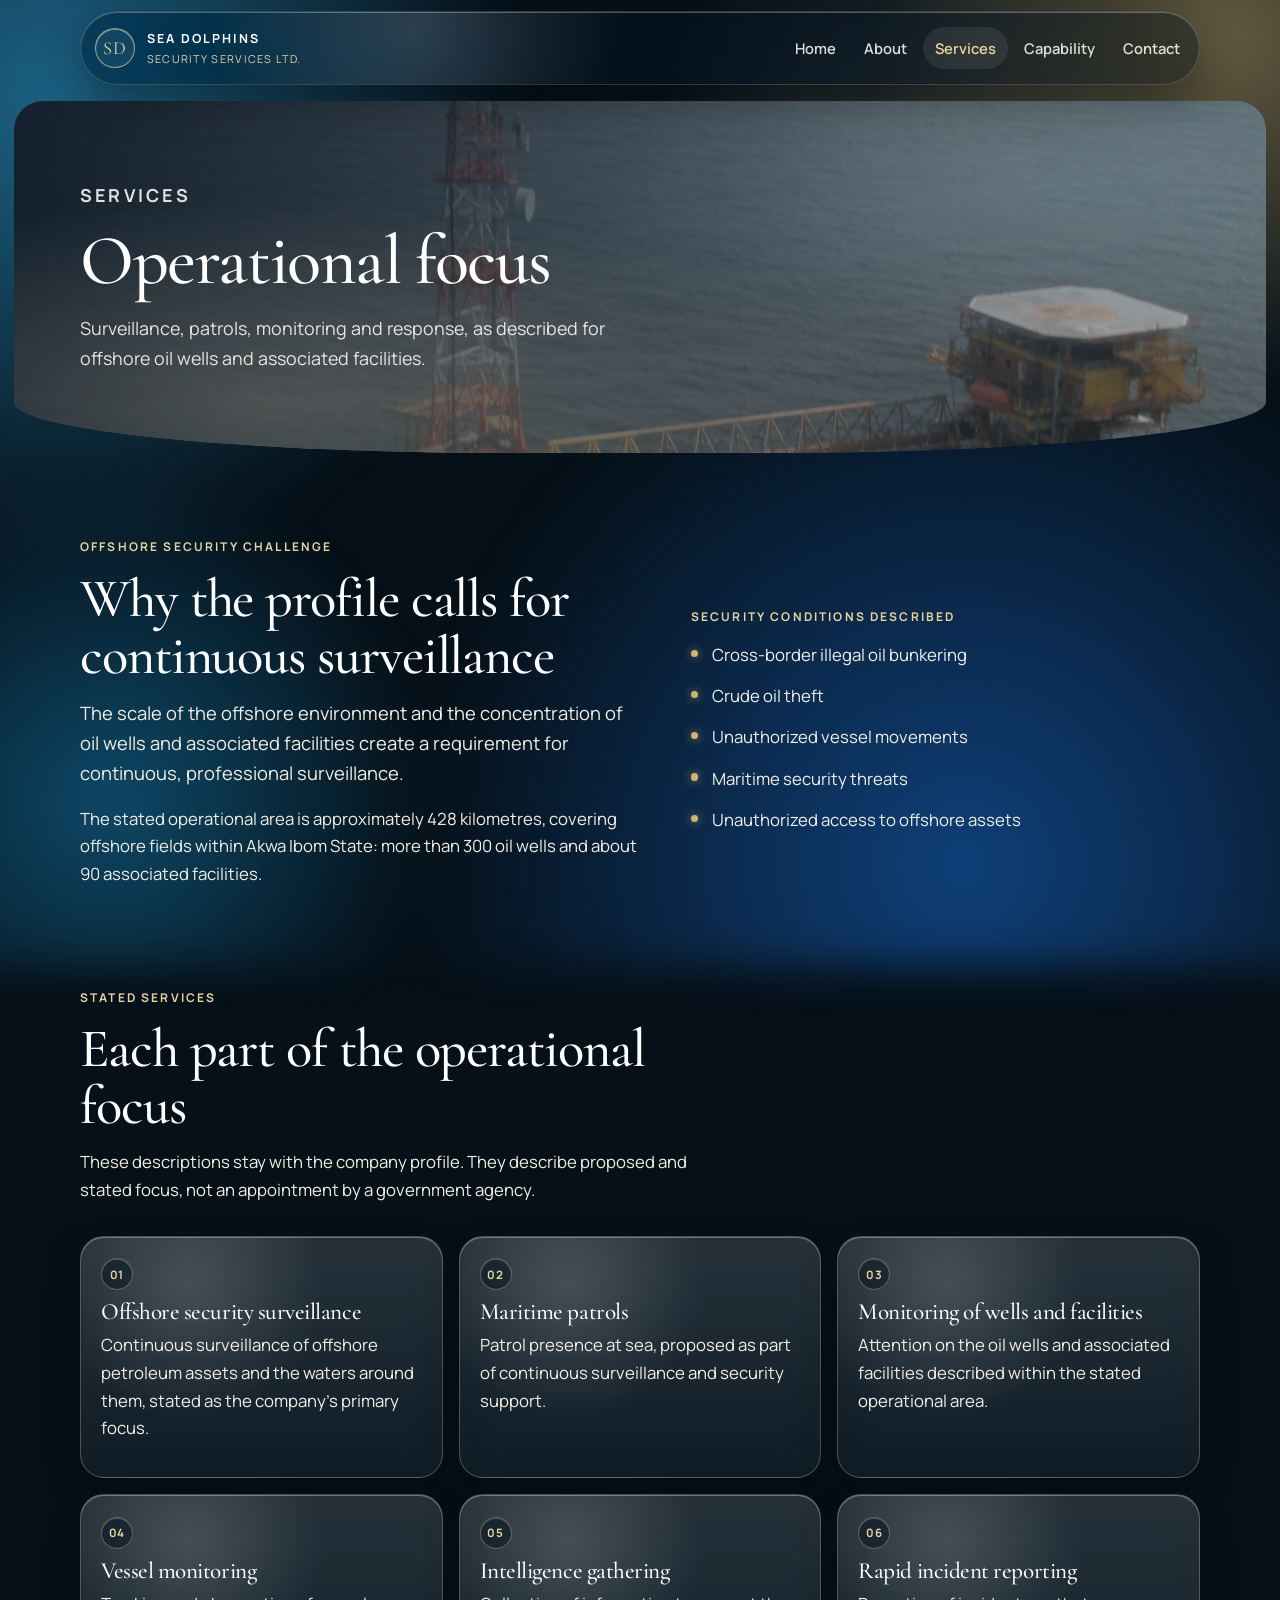
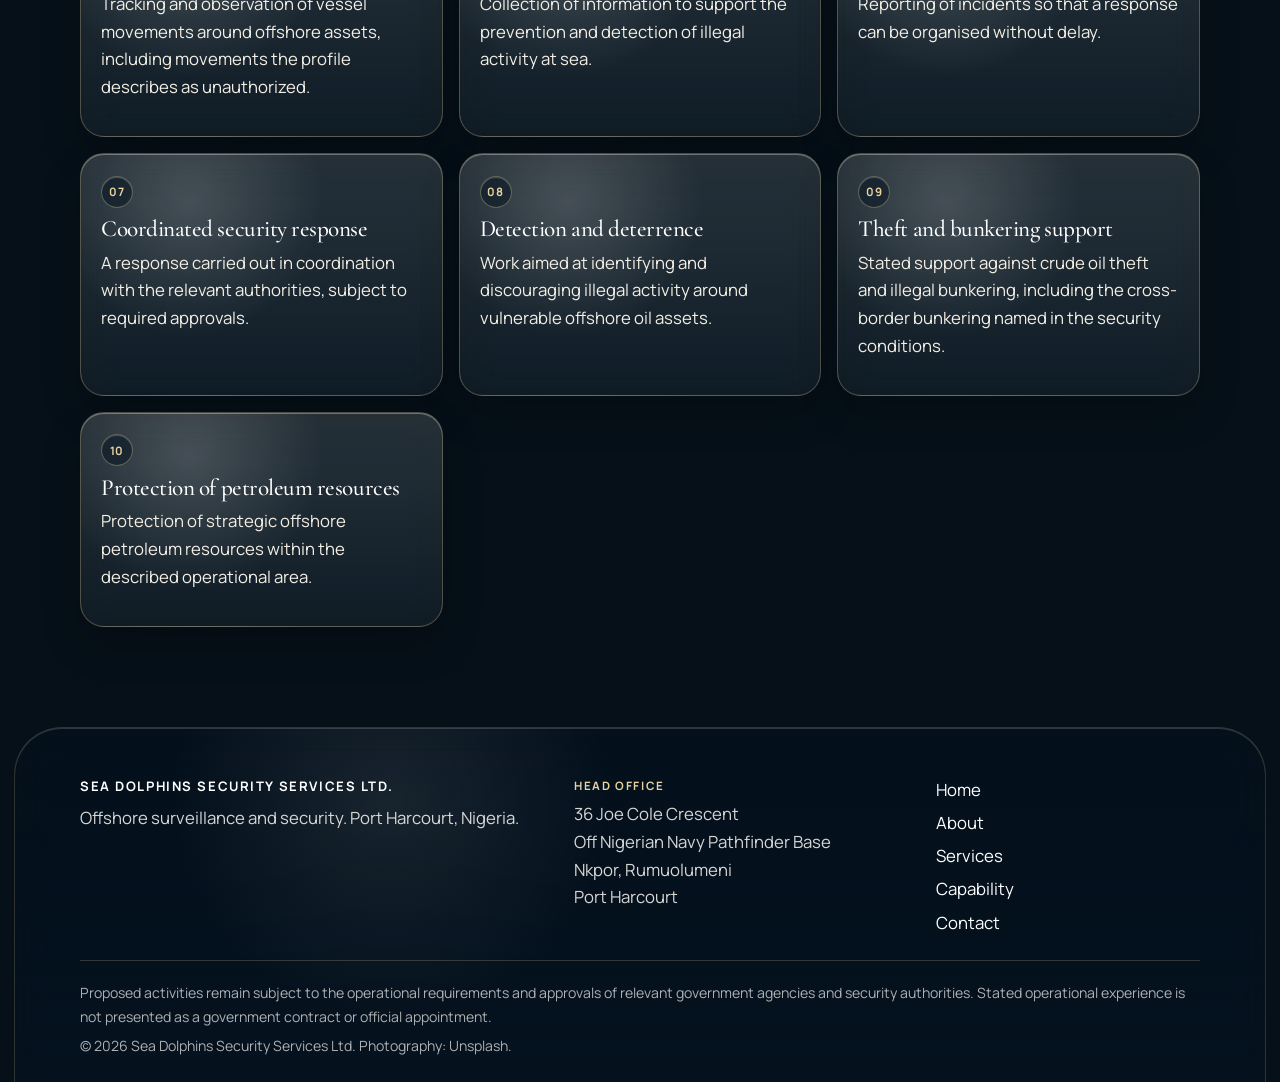
<file: services.html>
<!DOCTYPE html>
<html lang="en">
<head>
  <meta charset="utf-8">
  <meta name="viewport" content="width=device-width, initial-scale=1">
  <title>Services · Sea Dolphins Security Services Ltd.</title>
  <meta name="description" content="Stated operational focus of Sea Dolphins Security Services Ltd.: offshore surveillance, maritime patrols, vessel monitoring, and security response.">
  <meta name="theme-color" content="#071422">
  <link rel="icon" href="assets/favicon.svg" type="image/svg+xml">
  <link rel="preconnect" href="https://fonts.googleapis.com">
  <link rel="preconnect" href="https://fonts.gstatic.com" crossorigin>
  <link href="https://fonts.googleapis.com/css2?family=Cormorant+Garamond:wght@500;600;700&family=Manrope:wght@400;500;600;700&display=swap" rel="stylesheet">
  <link rel="stylesheet" href="css/styles.css">
</head>
<body data-page="services">
  <a class="skip" href="#main">Skip to content</a>
  <header class="site-header">
    <div class="wrap header-bar">
      <a class="brand" href="index.html">
        <span class="brand-mark" aria-hidden="true">SD</span>
        <span>
          <span class="brand-name">Sea Dolphins</span>
          <span class="brand-sub">Security Services Ltd.</span>
        </span>
      </a>
      <button class="nav-toggle" type="button" aria-expanded="false" aria-controls="site-nav">
        <span class="nav-toggle-icon" aria-hidden="true"></span>
        <span class="sr-only">Menu</span>
      </button>
      <nav id="site-nav" class="site-nav" aria-label="Primary">
        <a href="index.html" data-nav="home">Home</a>
        <a href="about.html" data-nav="about">About</a>
        <a href="services.html" data-nav="services">Services</a>
        <a href="capability.html" data-nav="capability">Capability</a>
        <a href="contact.html" data-nav="contact">Contact</a>
      </nav>
    </div>
  </header>

  <main id="main">
    <header class="page-hero">
      <div class="page-hero-media">
        <img src="assets/platform.jpg" alt="Aerial view of an offshore wellhead platform and bridge">
      </div>
      <div class="page-hero-copy">
        <p class="eyebrow">Services</p>
        <h1>Operational focus</h1>
        <p>Surveillance, patrols, monitoring and response, as described for offshore oil wells and associated facilities.</p>
      </div>
    </header>

    <section class="section">
      <div class="wrap split">
        <div>
          <p class="kicker">Offshore security challenge</p>
          <h2>Why the profile calls for continuous surveillance</h2>
          <p class="lead">The scale of the offshore environment and the concentration of oil wells and associated facilities create a requirement for continuous, professional surveillance.</p>
          <p>The stated operational area is approximately 428 kilometres, covering offshore fields within Akwa Ibom State: more than 300 oil wells and about 90 associated facilities.</p>
        </div>
        <div>
          <p class="kicker">Security conditions described</p>
          <ul class="ticks">
            <li>Cross-border illegal oil bunkering</li>
            <li>Crude oil theft</li>
            <li>Unauthorized vessel movements</li>
            <li>Maritime security threats</li>
            <li>Unauthorized access to offshore assets</li>
          </ul>
        </div>
      </div>
    </section>

    <section class="section section-follow">
      <div class="wrap">
        <div class="section-head">
          <p class="kicker">Stated services</p>
          <h2>Each part of the operational focus</h2>
          <p>These descriptions stay with the company profile. They describe proposed and stated focus, not an appointment by a government agency.</p>
        </div>
        <div class="card-grid">
          <article class="card">
            <span class="idx">01</span>
            <h3>Offshore security surveillance</h3>
            <p>Continuous surveillance of offshore petroleum assets and the waters around them, stated as the company’s primary focus.</p>
          </article>
          <article class="card">
            <span class="idx">02</span>
            <h3>Maritime patrols</h3>
            <p>Patrol presence at sea, proposed as part of continuous surveillance and security support.</p>
          </article>
          <article class="card">
            <span class="idx">03</span>
            <h3>Monitoring of wells and facilities</h3>
            <p>Attention on the oil wells and associated facilities described within the stated operational area.</p>
          </article>
          <article class="card">
            <span class="idx">04</span>
            <h3>Vessel monitoring</h3>
            <p>Tracking and observation of vessel movements around offshore assets, including movements the profile describes as unauthorized.</p>
          </article>
          <article class="card">
            <span class="idx">05</span>
            <h3>Intelligence gathering</h3>
            <p>Collection of information to support the prevention and detection of illegal activity at sea.</p>
          </article>
          <article class="card">
            <span class="idx">06</span>
            <h3>Rapid incident reporting</h3>
            <p>Reporting of incidents so that a response can be organised without delay.</p>
          </article>
          <article class="card">
            <span class="idx">07</span>
            <h3>Coordinated security response</h3>
            <p>A response carried out in coordination with the relevant authorities, subject to required approvals.</p>
          </article>
          <article class="card">
            <span class="idx">08</span>
            <h3>Detection and deterrence</h3>
            <p>Work aimed at identifying and discouraging illegal activity around vulnerable offshore oil assets.</p>
          </article>
          <article class="card">
            <span class="idx">09</span>
            <h3>Theft and bunkering support</h3>
            <p>Stated support against crude oil theft and illegal bunkering, including the cross-border bunkering named in the security conditions.</p>
          </article>
          <article class="card">
            <span class="idx">10</span>
            <h3>Protection of petroleum resources</h3>
            <p>Protection of strategic offshore petroleum resources within the described operational area.</p>
          </article>
        </div>
      </div>
    </section>
  </main>

  <footer class="site-footer">
    <div class="wrap">
      <div class="footer-grid">
        <div>
          <p class="footer-brand">Sea Dolphins Security Services Ltd.</p>
          <p>Offshore surveillance and security. Port Harcourt, Nigeria.</p>
        </div>
        <div>
          <p class="footer-label">Head office</p>
          <p>36 Joe Cole Crescent<br>Off Nigerian Navy Pathfinder Base<br>Nkpor, Rumuolumeni<br>Port Harcourt</p>
        </div>
        <nav class="footer-nav" aria-label="Footer">
          <a href="index.html">Home</a>
          <a href="about.html">About</a>
          <a href="services.html">Services</a>
          <a href="capability.html">Capability</a>
          <a href="contact.html">Contact</a>
        </nav>
      </div>
      <p class="footer-note">Proposed activities remain subject to the operational requirements and approvals of relevant government agencies and security authorities. Stated operational experience is not presented as a government contract or official appointment.</p>
      <p class="footer-meta">© <span data-year>2026</span> Sea Dolphins Security Services Ltd. Photography: Unsplash.</p>
    </div>
  </footer>
  <script src="js/main.js"></script>
</body>
</html>
</file>
<file: css/styles.css>
:root {
  --navy: #071422;
  --navy-2: #10243f;
  --navy-3: #173056;
  --ink: #f4efe4;
  --muted: #c9c0b0;
  --gold: #d4b36a;
  --gold-text: #e8d2a0;
  --gold-deep: #e8d2a0;
  --paper: #061018;
  --white: rgba(255, 252, 247, 0.08);
  --line: rgba(232, 210, 160, 0.22);
  --danger: #ffb4ae;
  --ok: #b7ebc9;
  --shadow: 0 22px 50px rgba(0, 0, 0, 0.28);
  --serif: "Cormorant Garamond", Georgia, "Times New Roman", serif;
  --sans: "Manrope", "Segoe UI", sans-serif;
  --wrap: 1120px;
  --header: 4.5rem;
  --glass: linear-gradient(180deg, rgba(255, 252, 247, 0.14), rgba(255, 252, 247, 0.05));
  --lx: 70vw;
  --ly: 18vh;
  --mx: 30%;
  --my: 20%;
}

*,
*::before,
*::after {
  box-sizing: border-box;
}

html {
  scroll-behavior: smooth;
}

body {
  margin: 0;
  background: #061018;
  color: var(--ink);
  font-family: var(--sans);
  font-size: 1.05rem;
  line-height: 1.65;
}

body::before,
body::after {
  content: "";
  position: fixed;
  inset: 0;
  z-index: 0;
  pointer-events: none;
}

body::before {
  background:
    radial-gradient(46rem circle at 10% 16%, rgba(42, 150, 200, 0.62), transparent 56%),
    radial-gradient(38rem circle at 90% 10%, rgba(232, 196, 120, 0.42), transparent 50%),
    radial-gradient(52rem circle at 72% 90%, rgba(18, 78, 150, 0.78), transparent 58%),
    radial-gradient(34rem circle at 14% 84%, rgba(20, 120, 170, 0.55), transparent 52%);
  filter: blur(18px);
  transform: scale(1.15);
  animation: liquid-drift 28s ease-in-out infinite alternate;
}

body::after {
  background: radial-gradient(38rem circle at var(--lx) var(--ly), rgba(232, 210, 160, 0.16), transparent 42%);
  mix-blend-mode: screen;
}

main,
.site-footer {
  position: relative;
  z-index: 1;
}

img {
  max-width: 100%;
  height: auto;
  display: block;
}

a {
  color: inherit;
}

h1,
h2,
h3 {
  font-family: var(--serif);
  font-weight: 500;
  line-height: 1.05;
  letter-spacing: -0.02em;
  color: white;
}

p {
  margin: 0 0 1rem;
}

.skip {
  position: absolute;
  left: 1rem;
  top: -5rem;
  z-index: 80;
  background: var(--gold);
  color: var(--navy);
  padding: 0.55rem 0.9rem;
  font-weight: 700;
  text-decoration: none;
}

.skip:focus {
  top: 0.75rem;
}

.sr-only {
  position: absolute;
  width: 1px;
  height: 1px;
  padding: 0;
  margin: -1px;
  overflow: hidden;
  clip: rect(0, 0, 0, 0);
  border: 0;
}

.wrap {
  width: min(var(--wrap), calc(100% - 2.5rem));
  margin-inline: auto;
}

.site-header {
  position: sticky;
  top: 0.7rem;
  z-index: 40;
  width: min(var(--wrap), calc(100% - 1.5rem));
  margin: 0.7rem auto 0;
  background: rgba(7, 20, 34, 0.42);
  border: 1px solid rgba(255, 252, 247, 0.16);
  border-radius: 999px;
  box-shadow:
    inset 0 1px 0 rgba(255, 255, 255, 0.28),
    0 16px 40px rgba(0, 0, 0, 0.28);
  backdrop-filter: blur(22px) saturate(1.5);
  overflow: visible;
}

.site-header::before {
  content: "";
  position: absolute;
  inset: 0;
  border-radius: inherit;
  pointer-events: none;
  background: radial-gradient(28rem circle at var(--mx) var(--my), rgba(255, 255, 255, 0.16), transparent 46%);
}

.header-bar {
  position: relative;
  min-height: var(--header);
  display: flex;
  align-items: center;
  justify-content: space-between;
  gap: 1rem;
  width: 100%;
  padding-inline: 0.85rem 0.45rem;
}

.brand {
  display: flex;
  align-items: center;
  gap: 0.75rem;
  text-decoration: none;
  color: white;
  min-width: 0;
}

.brand-mark {
  width: 2.5rem;
  height: 2.5rem;
  flex: none;
  display: grid;
  place-items: center;
  border: 1px solid rgba(232, 210, 160, 0.65);
  border-radius: 50%;
  background: rgba(255, 252, 247, 0.06);
  box-shadow: inset 0 1px 0 rgba(255, 255, 255, 0.35);
  color: var(--gold-text);
  font-family: var(--serif);
  font-size: 1.15rem;
  letter-spacing: 0.04em;
}

.brand-name {
  display: block;
  font-size: 0.78rem;
  letter-spacing: 0.16em;
  text-transform: uppercase;
  font-weight: 700;
}

.brand-sub {
  display: block;
  color: var(--gold-text);
  font-size: 0.68rem;
  letter-spacing: 0.12em;
  text-transform: uppercase;
}

.nav-toggle {
  display: none;
  width: 2.75rem;
  height: 2.75rem;
  border: 1px solid rgba(232, 210, 160, 0.45);
  border-radius: 50%;
  background: rgba(255, 252, 247, 0.05);
  padding: 0;
  cursor: pointer;
  align-items: center;
  justify-content: center;
  flex-direction: column;
  gap: 5px;
}

.nav-toggle-icon,
.nav-toggle-icon::before,
.nav-toggle-icon::after {
  display: block;
  width: 1.1rem;
  height: 1px;
  background: var(--gold-text);
  position: relative;
}

.nav-toggle-icon::before,
.nav-toggle-icon::after {
  content: "";
  position: absolute;
  left: 0;
}

.nav-toggle-icon::before { top: -5px; }
.nav-toggle-icon::after { top: 5px; }

.site-nav {
  display: flex;
  align-items: center;
  gap: 0.25rem;
}

.site-nav a {
  color: rgba(255, 252, 247, 0.86);
  text-decoration: none;
  font-size: 0.92rem;
  font-weight: 600;
  padding: 0.55rem 0.75rem;
  border-radius: 999px;
}

.site-nav a:hover,
.site-nav a[aria-current="page"] {
  color: var(--gold-text);
  background: rgba(255, 252, 247, 0.08);
}

.site-nav a:focus-visible,
.brand:focus-visible,
.btn:focus-visible,
.nav-toggle:focus-visible,
.field input:focus-visible,
.field textarea:focus-visible {
  outline: 2px solid var(--gold-text);
  outline-offset: 3px;
}

.hero {
  position: relative;
  min-height: calc(100vh - var(--header));
  min-height: calc(100svh - var(--header));
  display: grid;
  align-items: end;
  color: white;
  background: var(--navy);
  isolation: isolate;
  overflow: hidden;
  margin: 1rem 0.85rem 0;
  border-radius: 2rem 2rem 46% 46% / 2rem 2rem 5.5rem 5.5rem;
}

.hero-media,
.page-hero-media {
  position: absolute;
  inset: 0;
  z-index: -2;
}

.hero-media img,
.page-hero-media img {
  width: 100%;
  height: 100%;
  max-width: none;
  object-fit: cover;
  object-position: center 40%;
  transform: scale(1.08);
  animation: ken-burns 28s ease-in-out infinite alternate;
}

.hero-media::after {
  content: "";
  position: absolute;
  inset: 0;
  background:
    linear-gradient(100deg, rgba(7, 20, 34, 0.88) 0%, rgba(7, 20, 34, 0.55) 48%, rgba(7, 20, 34, 0.2) 100%),
    linear-gradient(180deg, rgba(7, 20, 34, 0.15), rgba(7, 20, 34, 0.4));
}

.hero::before,
.page-hero::before {
  content: "";
  position: absolute;
  inset: -10%;
  pointer-events: none;
  z-index: 0;
  background:
    radial-gradient(ellipse at 25% 80%, rgba(232, 210, 160, 0.22), transparent 42%),
    radial-gradient(ellipse at 78% 30%, rgba(90, 170, 210, 0.16), transparent 40%);
  mix-blend-mode: screen;
  animation: liquid-drift 18s ease-in-out infinite alternate;
}

.hero-copy {
  position: relative;
  z-index: 1;
  width: min(var(--wrap), calc(100% - 2.5rem));
  margin: 0 auto;
  padding: 5.5rem 0 8rem;
  max-width: 42rem;
  margin-left: max(1.25rem, calc((100% - var(--wrap)) / 2));
}

.eyebrow,
.kicker {
  margin: 0 0 0.85rem;
  font-size: 0.75rem;
  font-weight: 700;
  letter-spacing: 0.18em;
  text-transform: uppercase;
  color: var(--gold-text);
}

.hero h1,
.page-hero h1 {
  margin: 0 0 1rem;
  font-size: clamp(3.1rem, 7vw, 5.6rem);
  color: white;
}

.hero-lead,
.page-hero p {
  max-width: 36rem;
  font-size: 1.12rem;
  color: rgba(255, 252, 247, 0.88);
}

.hero-actions,
.cta-row {
  display: flex;
  flex-wrap: wrap;
  gap: 0.75rem;
  margin-top: 1.75rem;
}

.btn {
  position: relative;
  display: inline-flex;
  align-items: center;
  justify-content: center;
  min-height: 2.9rem;
  padding: 0.65rem 1.2rem;
  text-decoration: none;
  font-weight: 700;
  font-size: 0.92rem;
  letter-spacing: 0.04em;
  border: 1px solid transparent;
  border-radius: 999px;
  cursor: pointer;
  font-family: inherit;
  overflow: hidden;
  transition: transform 0.3s ease, background-position 0.5s ease, border-color 0.3s ease;
}

.btn:hover {
  transform: translateY(-2px);
}

.btn-gold {
  background-image: linear-gradient(110deg, #c9a45a 0%, #f3ddb0 42%, #d4b36a 68%, #b8924a 100%);
  background-size: 220% 100%;
  background-position: 0% 0;
  color: var(--navy);
  box-shadow: inset 0 1px 0 rgba(255, 255, 255, 0.65), 0 10px 24px rgba(212, 179, 106, 0.25);
}

.btn-gold:hover {
  background-position: 100% 0;
}

.btn-line,
.btn-line-dark,
.btn-navy {
  border-color: rgba(232, 210, 160, 0.55);
  color: white;
  background:
    linear-gradient(110deg, rgba(255, 252, 247, 0.05), rgba(255, 252, 247, 0.16), rgba(255, 252, 247, 0.05));
  background-size: 220% 100%;
  background-position: 0% 0;
  box-shadow: inset 0 1px 0 rgba(255, 255, 255, 0.28);
  backdrop-filter: blur(10px);
}

.btn-line:hover,
.btn-line-dark:hover,
.btn-navy:hover {
  background-position: 100% 0;
  border-color: rgba(232, 210, 160, 0.85);
}

.stat-wrap {
  position: relative;
  z-index: 2;
  margin-top: -4.2rem;
}

.stat-grid {
  position: relative;
  display: grid;
  grid-template-columns: repeat(4, 1fr);
  background:
    radial-gradient(24rem circle at var(--mx) var(--my), rgba(255, 255, 255, 0.16), transparent 42%),
    var(--glass);
  border: 1px solid rgba(255, 252, 247, 0.2);
  border-radius: 1.75rem;
  box-shadow:
    inset 0 1px 0 rgba(255, 255, 255, 0.35),
    var(--shadow);
  backdrop-filter: blur(20px) saturate(1.45);
  overflow: hidden;
}

.stat {
  padding: 1.45rem 1.2rem 1.3rem;
  border-left: 1px solid var(--line);
}

.stat:first-child {
  border-left: 0;
}

.stat strong {
  display: block;
  font-family: var(--serif);
  font-size: clamp(1.8rem, 3vw, 2.45rem);
  font-weight: 600;
  line-height: 1;
  color: white;
  margin-bottom: 0.45rem;
}

.stat span {
  display: block;
  color: var(--muted);
  font-size: 0.92rem;
  line-height: 1.4;
}

.stat-note {
  margin: 0.7rem 0 0;
  color: var(--muted);
  font-size: 0.85rem;
}

.section {
  padding: 5.25rem 0;
}

.section-head {
  max-width: 40rem;
  margin-bottom: 2rem;
}

.section h2,
.band h2 {
  margin: 0 0 0.8rem;
  font-size: clamp(2.2rem, 4.4vw, 3.4rem);
  color: white;
}

.band h2,
.band p,
.page-hero h1 {
  color: white;
}

.split {
  display: grid;
  grid-template-columns: 1.05fr 0.95fr;
  gap: 3rem;
  align-items: center;
}

.split-reverse {
  grid-template-columns: 0.95fr 1.05fr;
}

.figure {
  margin: 0;
  position: relative;
  isolation: isolate;
  padding: 0 0.85rem 0.85rem 0;
}

.figure img {
  width: 100%;
  height: 28rem;
  object-fit: cover;
  border-radius: 1.4rem 2.2rem 1.2rem 2rem;
}

.figure::after {
  content: "";
  position: absolute;
  inset: 0.85rem 0 0 0.85rem;
  border: 1px solid rgba(232, 210, 160, 0.55);
  border-radius: 2rem 1.2rem 2.1rem 1.3rem;
  box-shadow:
    0 0 28px rgba(212, 179, 106, 0.22),
    inset 0 0 18px rgba(255, 255, 255, 0.08);
  z-index: -1;
}

.lead {
  font-size: 1.15rem;
}

.card-grid,
.req-grid {
  display: grid;
  grid-template-columns: repeat(3, 1fr);
  gap: 1rem;
}

.card,
.req,
.coverage,
.disclaimer,
.address-card,
.form,
.leader {
  position: relative;
  background:
    radial-gradient(20rem circle at var(--mx) var(--my), rgba(255, 255, 255, 0.16), transparent 42%),
    var(--glass);
  border: 1px solid rgba(232, 210, 160, 0.28);
  border-radius: 1.5rem;
  box-shadow:
    inset 0 1px 0 rgba(255, 255, 255, 0.32),
    0 18px 40px rgba(0, 0, 0, 0.18);
  backdrop-filter: blur(18px) saturate(1.4);
  overflow: hidden;
}

.card,
.req {
  padding: 1.35rem 1.25rem 1.2rem;
  transition: transform 0.35s ease, border-color 0.35s ease, box-shadow 0.35s ease;
}

.card:hover,
.req:hover {
  transform: translateY(-6px);
  border-color: rgba(232, 210, 160, 0.6);
  box-shadow:
    inset 0 1px 0 rgba(255, 255, 255, 0.45),
    0 24px 48px rgba(0, 0, 0, 0.28);
}

.card h3,
.req h3,
.leader h3,
.address-card h2,
.form h2,
.coverage strong {
  color: white;
}

.card h3,
.req h3 {
  margin: 0.55rem 0 0.35rem;
  font-size: 1.45rem;
  line-height: 1.15;
}

.idx {
  display: inline-grid;
  place-items: center;
  min-width: 2rem;
  height: 2rem;
  padding: 0 0.35rem;
  background: rgba(7, 20, 34, 0.55);
  border: 1px solid rgba(232, 210, 160, 0.35);
  border-radius: 999px;
  color: var(--gold-text);
  font-family: var(--sans);
  font-size: 0.72rem;
  font-weight: 700;
  letter-spacing: 0.06em;
  box-shadow: inset 0 1px 0 rgba(255, 255, 255, 0.2);
}

.band {
  position: relative;
  margin: 0.5rem clamp(0.75rem, 2.4vw, 1.6rem);
  border-radius: 3rem 1.8rem 3.4rem 2.2rem;
  background:
    radial-gradient(28rem circle at var(--mx) var(--my), rgba(255, 255, 255, 0.1), transparent 46%),
    linear-gradient(160deg, rgba(8, 24, 44, 0.62), rgba(16, 40, 72, 0.38));
  color: rgba(255, 252, 247, 0.92);
  padding: 5.25rem 0;
  border: 1px solid rgba(232, 210, 160, 0.2);
  box-shadow:
    inset 0 1px 0 rgba(255, 255, 255, 0.18),
    0 24px 60px rgba(0, 0, 0, 0.22);
  backdrop-filter: blur(16px) saturate(1.35);
  overflow: hidden;
}

.ticks {
  list-style: none;
  margin: 0;
  padding: 0;
  display: grid;
  gap: 0.85rem;
}

.ticks li {
  position: relative;
  padding-left: 1.35rem;
}

.ticks li::before {
  content: "";
  width: 0.45rem;
  height: 0.45rem;
  border-radius: 50%;
  background: var(--gold);
  box-shadow: 0 0 10px rgba(212, 179, 106, 0.7);
  position: absolute;
  left: 0;
  top: 0.55rem;
}

.ticks.two {
  grid-template-columns: 1fr 1fr;
  gap: 0.85rem 2rem;
}

.band .ticks {
  margin-top: 1.5rem;
}

.page-hero {
  position: relative;
  min-height: 22rem;
  display: grid;
  align-items: end;
  color: white;
  background: var(--navy);
  isolation: isolate;
  overflow: hidden;
  margin: 1rem 0.85rem 0;
  border-radius: 1.8rem 1.8rem 40% 40% / 1.8rem 1.8rem 3.2rem 3.2rem;
}

.page-hero-media::after {
  content: "";
  position: absolute;
  inset: 0;
  background: linear-gradient(100deg, rgba(7, 20, 34, 0.9) 0%, rgba(7, 20, 34, 0.62) 50%, rgba(7, 20, 34, 0.25) 100%);
}

.page-hero-copy {
  position: relative;
  z-index: 1;
  width: min(var(--wrap), calc(100% - 2.5rem));
  margin-left: max(1.25rem, calc((100% - var(--wrap)) / 2));
  padding: 4.5rem 0 4rem;
}

.page-hero h1 {
  font-size: clamp(2.6rem, 6vw, 4.4rem);
  max-width: min(14ch, 100%);
}

.section-follow {
  padding-top: 0;
}

.glance {
  margin: 0;
  position: relative;
  background:
    radial-gradient(26rem circle at var(--mx) var(--my), rgba(255, 255, 255, 0.12), transparent 46%),
    var(--glass);
  border: 1px solid rgba(232, 210, 160, 0.24);
  border-radius: 1.8rem;
  padding: 0.4rem 1.2rem;
  box-shadow: inset 0 1px 0 rgba(255, 255, 255, 0.28);
  backdrop-filter: blur(18px) saturate(1.4);
}

.glance-row {
  display: grid;
  grid-template-columns: minmax(14rem, 22rem) 1fr;
  gap: 1.25rem;
  align-items: baseline;
  padding: 1.15rem 0.2rem;
  border-bottom: 1px solid var(--line);
}

.glance-row:last-child {
  border-bottom: 0;
}

.glance-row dt {
  margin: 0;
  display: flex;
  align-items: center;
  gap: 0.75rem;
  font-weight: 700;
  color: white;
}

.glance-row dd {
  margin: 0;
  color: var(--ink);
}

.note {
  margin-top: 1rem;
  color: var(--muted);
  font-size: 0.95rem;
}

.statement {
  margin: 0 0 1rem;
  padding: 0;
  border: 0;
}

.statement p {
  font-family: var(--serif);
  font-size: clamp(1.45rem, 2.4vw, 1.85rem);
  line-height: 1.35;
  color: white;
}

.disclaimer {
  color: white;
  padding: 1.35rem 1.35rem 1.2rem;
  border-left: 0;
  border-radius: 1.4rem 1.4rem 2rem 1.1rem;
}

.disclaimer strong {
  display: block;
  margin-bottom: 0.45rem;
  color: var(--gold-text);
  letter-spacing: 0.08em;
  text-transform: uppercase;
  font-size: 0.78rem;
}

.disclaimer p:last-child {
  margin-bottom: 0;
}

.leader {
  display: grid;
  grid-template-columns: auto 1fr;
  gap: 1rem 1.25rem;
  align-items: center;
  padding: 1.4rem;
}

.leader .idx {
  width: 3rem;
  height: 3rem;
  font-size: 0.85rem;
}

.leader h3 {
  margin: 0;
  font-size: 2rem;
}

.leader p {
  margin: 0.15rem 0 0;
  color: var(--muted);
}

.coverage {
  display: grid;
  grid-template-columns: 1.4fr 0.8fr;
  gap: 2rem;
  align-items: center;
  padding: 1.5rem;
  border-radius: 2rem 1.4rem 2.2rem 1.6rem;
}

.coverage strong {
  display: block;
  font-family: var(--serif);
  font-size: clamp(2rem, 4vw, 2.8rem);
  line-height: 1.05;
  font-weight: 500;
}

.contact-layout {
  display: grid;
  grid-template-columns: 0.85fr 1.15fr;
  gap: 2rem;
  align-items: start;
}

.address-card,
.form {
  padding: 1.5rem;
}

.address-card h2,
.form h2 {
  margin: 0 0 0.75rem;
  font-size: 2.2rem;
}

.address-card address {
  font-style: normal;
  margin-bottom: 1rem;
}

.form {
  display: grid;
  gap: 0.9rem;
}

.field {
  display: grid;
  gap: 0.35rem;
}

.field label {
  font-weight: 700;
  font-size: 0.92rem;
}

.field input,
.field textarea {
  width: 100%;
  border: 1px solid rgba(232, 210, 160, 0.32);
  background: rgba(6, 16, 24, 0.45);
  color: white;
  font: inherit;
  padding: 0.75rem 0.8rem;
  min-height: 2.9rem;
  border-radius: 0.9rem;
  scroll-margin-top: 6rem;
  box-shadow: inset 0 1px 0 rgba(255, 255, 255, 0.12);
}

.field textarea {
  min-height: 9rem;
  resize: vertical;
}

.field input[aria-invalid="true"],
.field textarea[aria-invalid="true"] {
  border-color: var(--danger);
}

.error {
  min-height: 1.1rem;
  margin: 0;
  color: var(--danger);
  font-size: 0.88rem;
}

.form-status {
  min-height: 1.4rem;
  margin: 0;
  font-size: 0.98rem;
  scroll-margin-bottom: 2rem;
}

.form-status.is-error { color: var(--danger); }
.form-status.is-ok { color: var(--ok); }

.form-help {
  margin: 0;
  color: var(--muted);
  font-size: 0.92rem;
}

.site-footer {
  background:
    radial-gradient(30rem circle at var(--mx) var(--my), rgba(255, 255, 255, 0.08), transparent 46%),
    linear-gradient(180deg, rgba(7, 20, 34, 0.15), rgba(7, 20, 34, 0.55));
  color: rgba(255, 252, 247, 0.84);
  padding: 3rem 0 1.5rem;
  margin: 1rem 0.85rem 0;
  border: 1px solid rgba(232, 210, 160, 0.18);
  border-bottom: 0;
  border-radius: 3rem 3rem 0 0;
  box-shadow: inset 0 1px 0 rgba(255, 255, 255, 0.16);
  backdrop-filter: blur(18px) saturate(1.3);
}

.footer-grid {
  display: grid;
  grid-template-columns: 1.4fr 1fr 0.8fr;
  gap: 2rem;
  padding-bottom: 1.5rem;
  border-bottom: 1px solid rgba(232, 210, 160, 0.2);
}

.footer-brand {
  margin: 0 0 0.4rem;
  color: white;
  letter-spacing: 0.12em;
  text-transform: uppercase;
  font-size: 0.82rem;
  font-weight: 700;
}

.footer-label {
  margin: 0 0 0.35rem;
  color: var(--gold-text);
  letter-spacing: 0.14em;
  text-transform: uppercase;
  font-size: 0.72rem;
  font-weight: 700;
}

.footer-nav {
  display: grid;
  align-content: start;
  gap: 0.35rem;
}

.footer-nav a {
  color: white;
  text-decoration: none;
}

.footer-nav a:hover {
  color: var(--gold-text);
}

.footer-note,
.footer-meta {
  font-size: 0.88rem;
  color: rgba(255, 252, 247, 0.68);
}

.footer-note {
  margin: 1.25rem 0 0.4rem;
  max-width: 70rem;
}

.footer-meta {
  margin: 0;
}

.js .reveal {
  opacity: 0;
  transform: translateY(16px);
  transition: opacity 0.6s ease, transform 0.6s ease;
}

.js .reveal.is-in {
  opacity: 1;
  transform: none;
}

.js .card.reveal.is-in:hover,
.js .req.reveal.is-in:hover,
.card:hover,
.req:hover {
  transform: translateY(-6px);
}

@keyframes liquid-drift {
  0% { transform: translate3d(-6%, -4%, 0) scale(1.08); }
  50% { transform: translate3d(3%, 2%, 0) scale(1.18); }
  100% { transform: translate3d(7%, 5%, 0) scale(1.12); }
}

@keyframes ken-burns {
  from { transform: scale(1.08) translate3d(0, 0, 0); }
  to { transform: scale(1.16) translate3d(-1.5%, -1%, 0); }
}

@media (max-width: 980px) {
  .card-grid,
  .req-grid,
  .stat-grid,
  .footer-grid,
  .split,
  .split-reverse,
  .contact-layout,
  .coverage,
  .ticks.two {
    grid-template-columns: 1fr 1fr;
  }

  .stat:nth-child(odd) { border-left: 0; }
  .stat:nth-child(1),
  .stat:nth-child(2) { border-bottom: 1px solid var(--line); }
  .split,
  .split-reverse,
  .contact-layout,
  .coverage,
  .footer-grid {
    grid-template-columns: 1fr;
  }
}

@media (max-width: 860px) {
  .site-header {
    top: 0.4rem;
    width: min(var(--wrap), calc(100% - 1rem));
    border-radius: 1.4rem;
  }

  .nav-toggle { display: inline-flex; }

  .site-nav {
    display: none;
    position: absolute;
    top: calc(100% + 0.4rem);
    left: 0;
    right: 0;
    flex-direction: column;
    align-items: stretch;
    background: rgba(7, 20, 34, 0.88);
    border: 1px solid rgba(232, 210, 160, 0.24);
    border-radius: 1.2rem;
    box-shadow: inset 0 1px 0 rgba(255, 255, 255, 0.18), 0 18px 40px rgba(0, 0, 0, 0.3);
    backdrop-filter: blur(22px) saturate(1.4);
    padding: 0.4rem 0.75rem 0.9rem;
  }

  .site-nav.is-open { display: flex; }

  .site-nav a {
    padding: 0.8rem 0.6rem;
    border-bottom: 1px solid rgba(255, 252, 247, 0.08);
    border-radius: 0;
  }
}

@media (max-width: 700px) {
  .wrap { width: min(var(--wrap), calc(100% - 1.75rem)); }
  .hero,
  .page-hero { margin-inline: 0.55rem; border-radius: 1.3rem 1.3rem 2.2rem 2.2rem; }
  .hero-copy,
  .page-hero-copy { width: min(var(--wrap), calc(100% - 1.75rem)); margin-left: auto; margin-right: auto; }
  .stat-wrap { margin-top: -2rem; }
  .card-grid,
  .req-grid,
  .stat-grid,
  .glance-row,
  .ticks.two {
    grid-template-columns: 1fr;
  }
  .stat { border-left: 0; border-bottom: 1px solid var(--line); }
  .stat:last-child { border-bottom: 0; }
  .section,
  .band { padding: 3.5rem 0; }
  .band,
  .site-footer { margin-inline: 0.55rem; }
  .figure img { height: 16rem; }
  .hero-copy { padding: 3.5rem 0 5rem; }
  .leader { grid-template-columns: 1fr; }
}

@media (prefers-reduced-motion: reduce) {
  html { scroll-behavior: auto; }
  .js .reveal,
  .js .reveal.is-in {
    opacity: 1;
    transform: none;
    transition: none;
  }
  body::before,
  body::after,
  .hero::before,
  .page-hero::before,
  .hero-media img,
  .page-hero-media img,
  .btn,
  .card,
  .req {
    animation: none;
    transition: none;
  }
  .hero-media img,
  .page-hero-media img {
    transform: none;
  }
  .btn:hover,
  .card:hover,
  .req:hover {
    transform: none;
  }
}

@media print {
  body::before,
  body::after { display: none !important; }
  .site-header,
  .nav-toggle,
  .hero-actions,
  .cta-row,
  .form,
  .skip { display: none !important; }
  .site-header { position: static; }
  body { background: white; color: black; }
  .hero, .page-hero, .band, .site-footer { color: black; background: white; }
  a { text-decoration: underline; }
}
</file>
